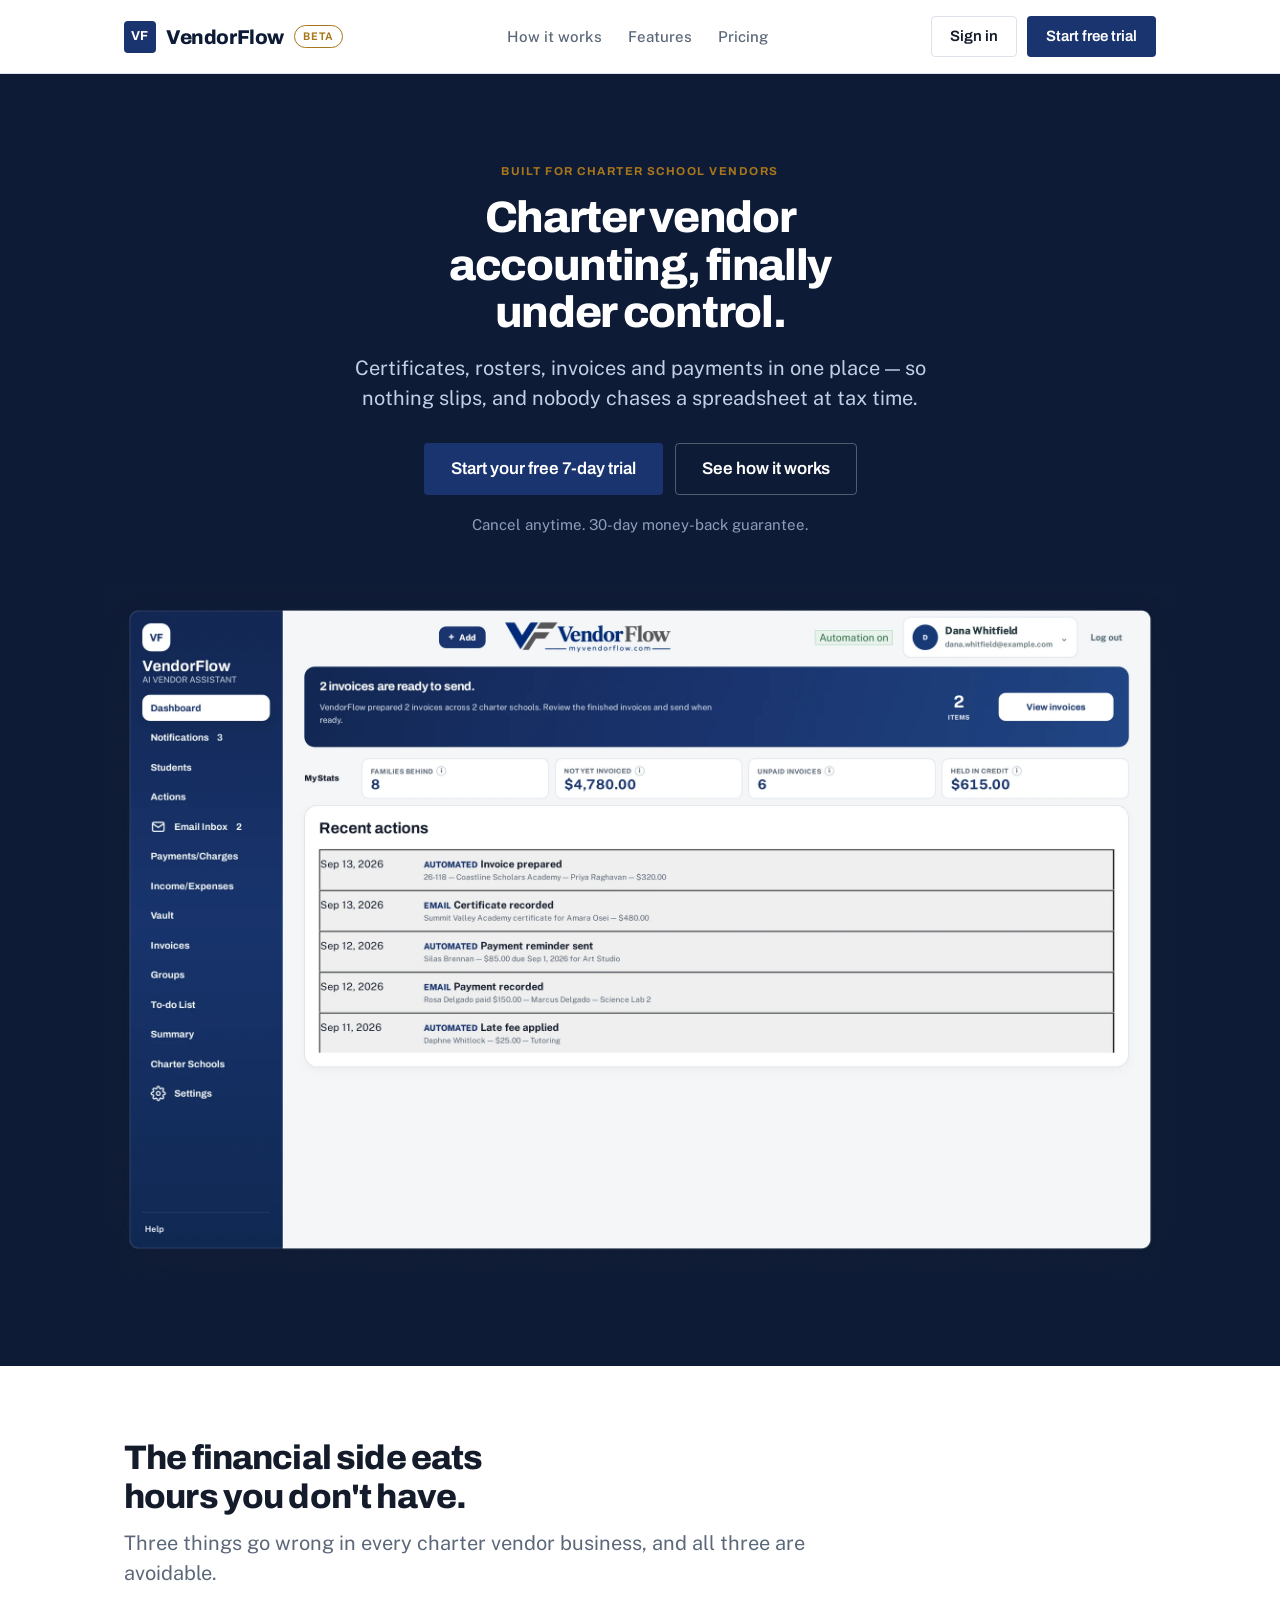
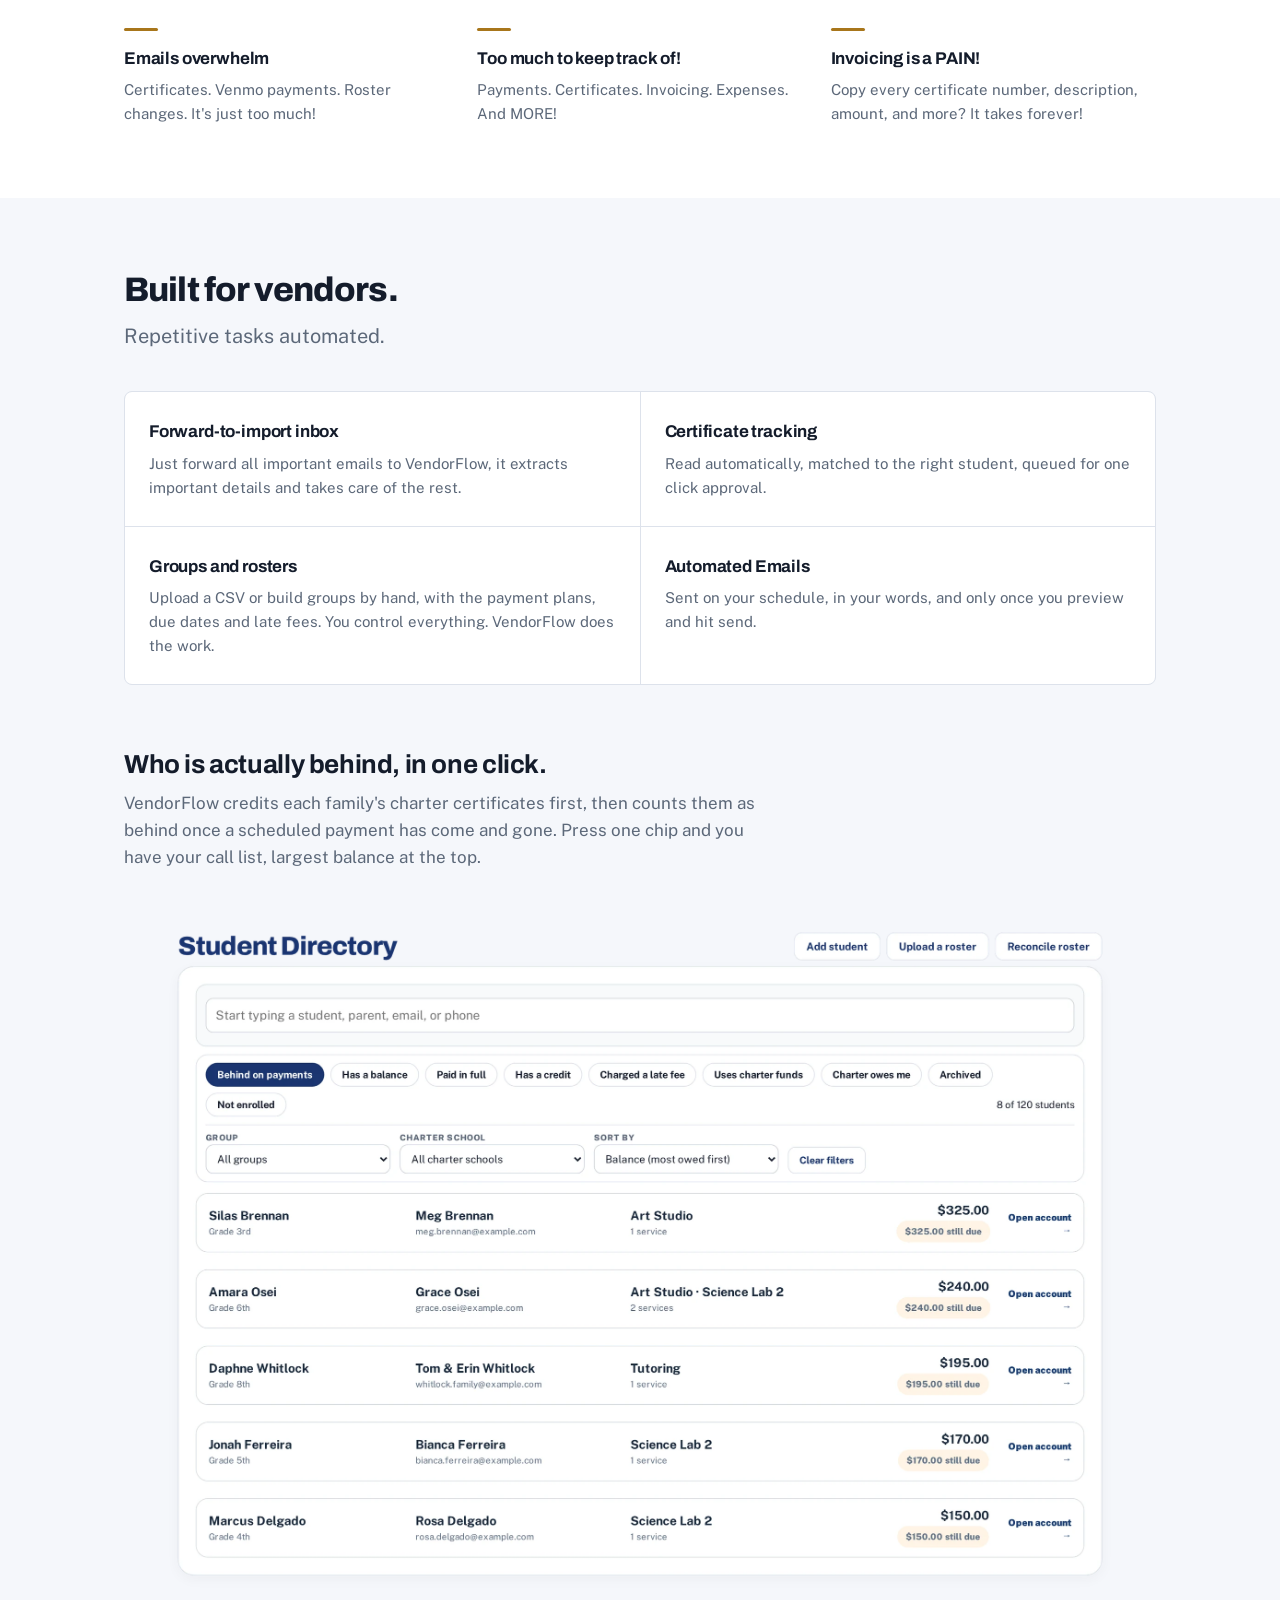
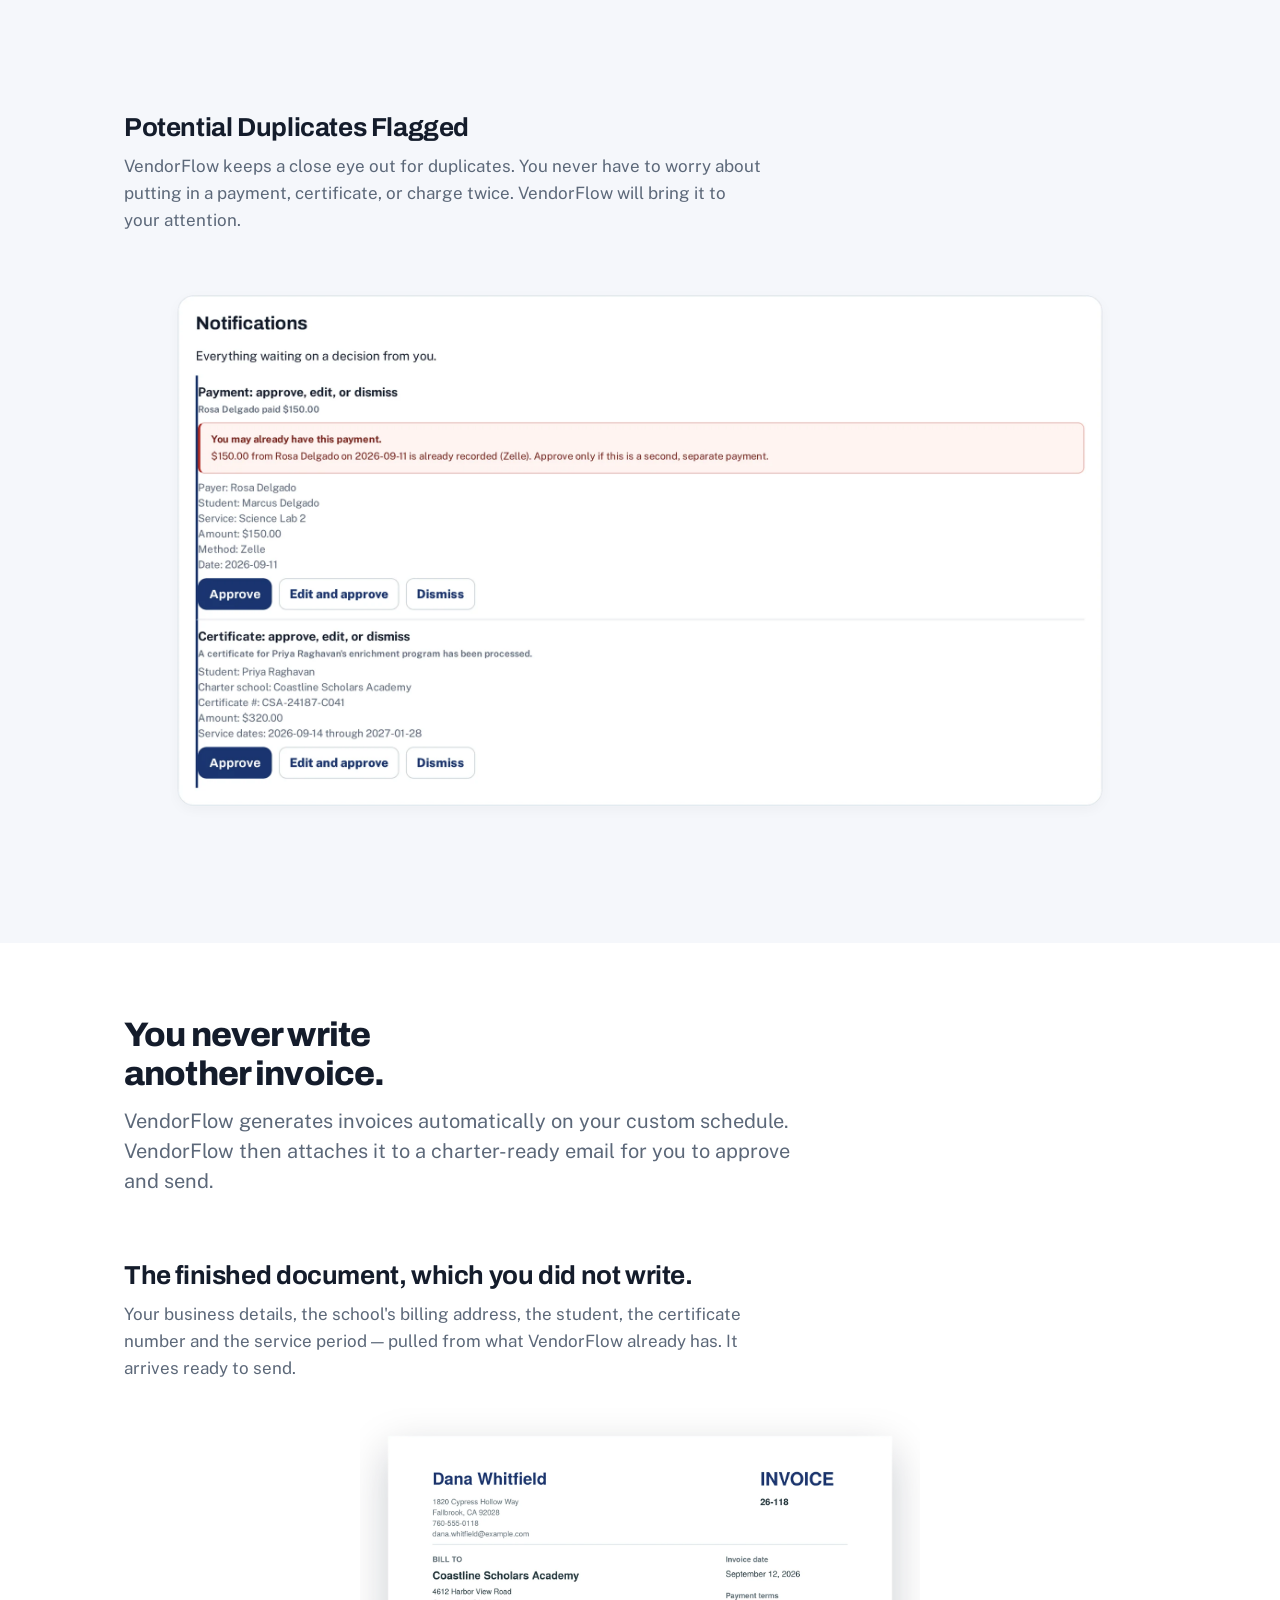
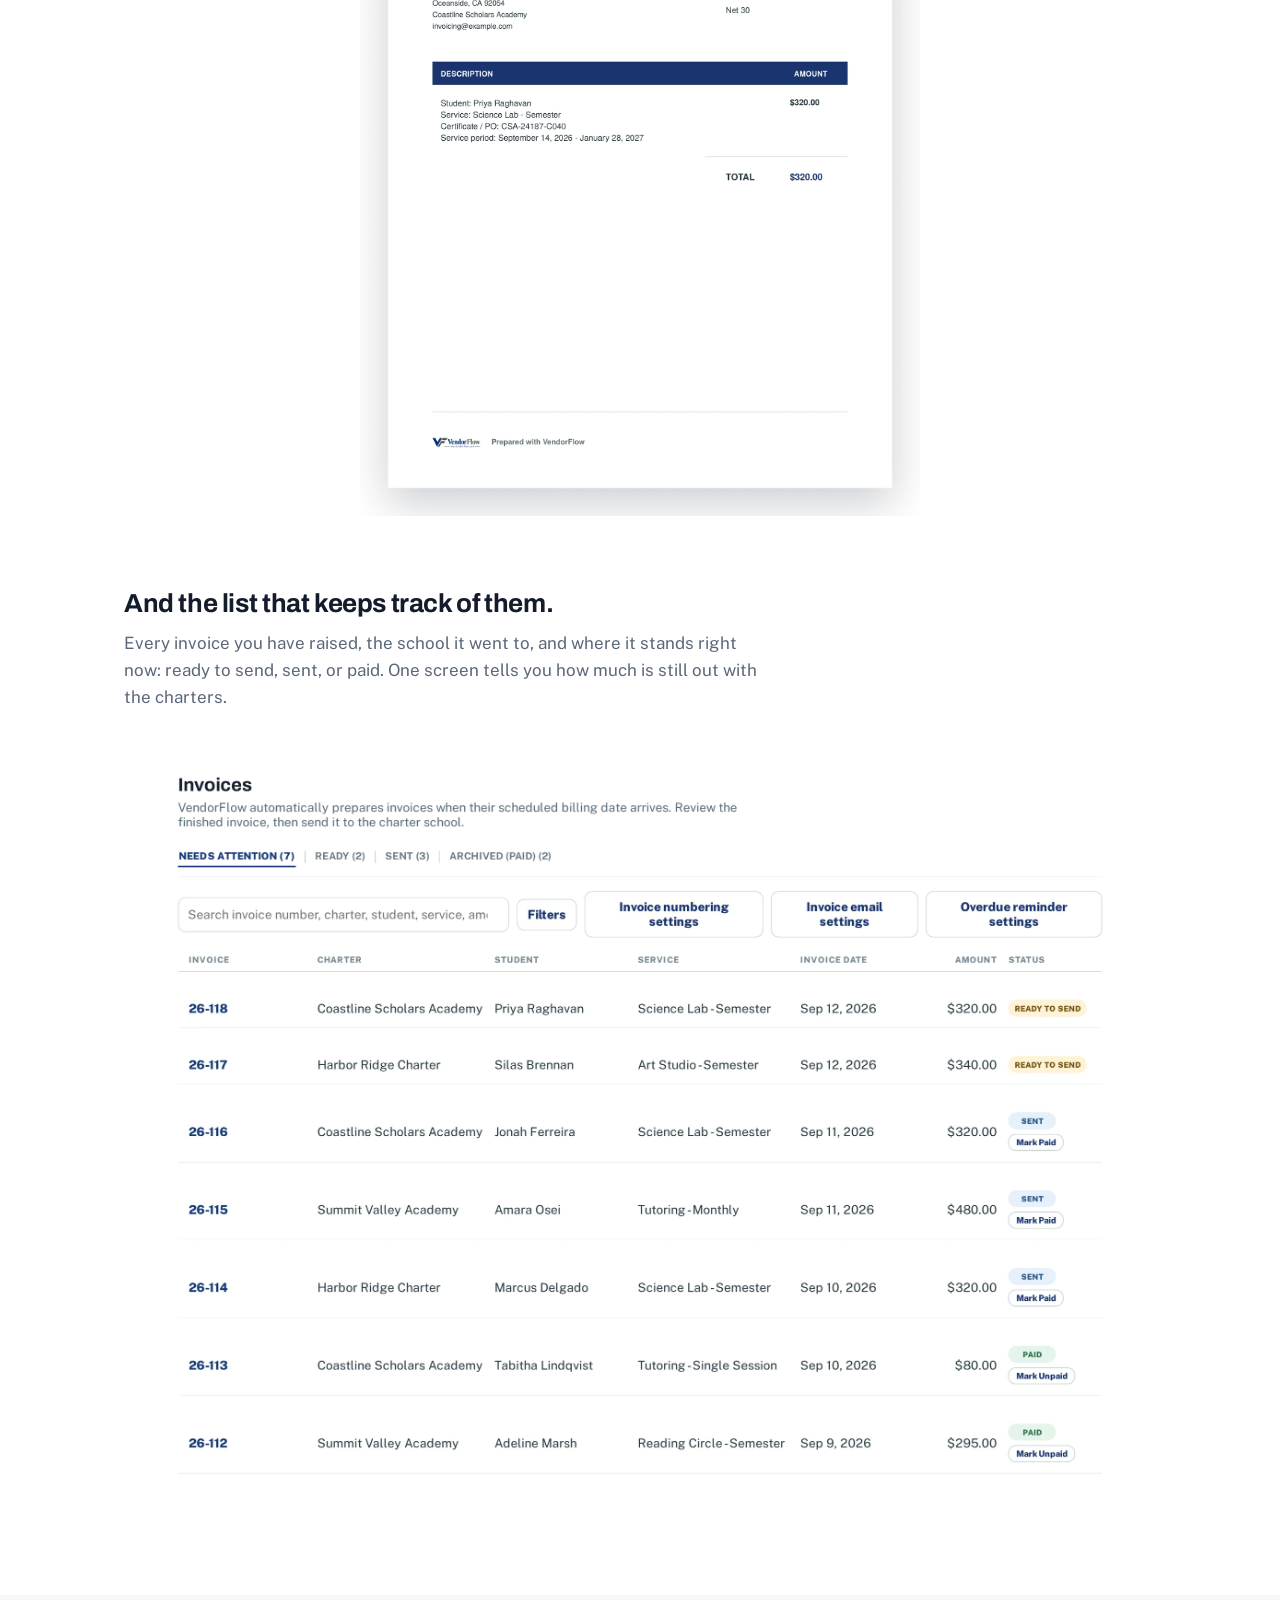
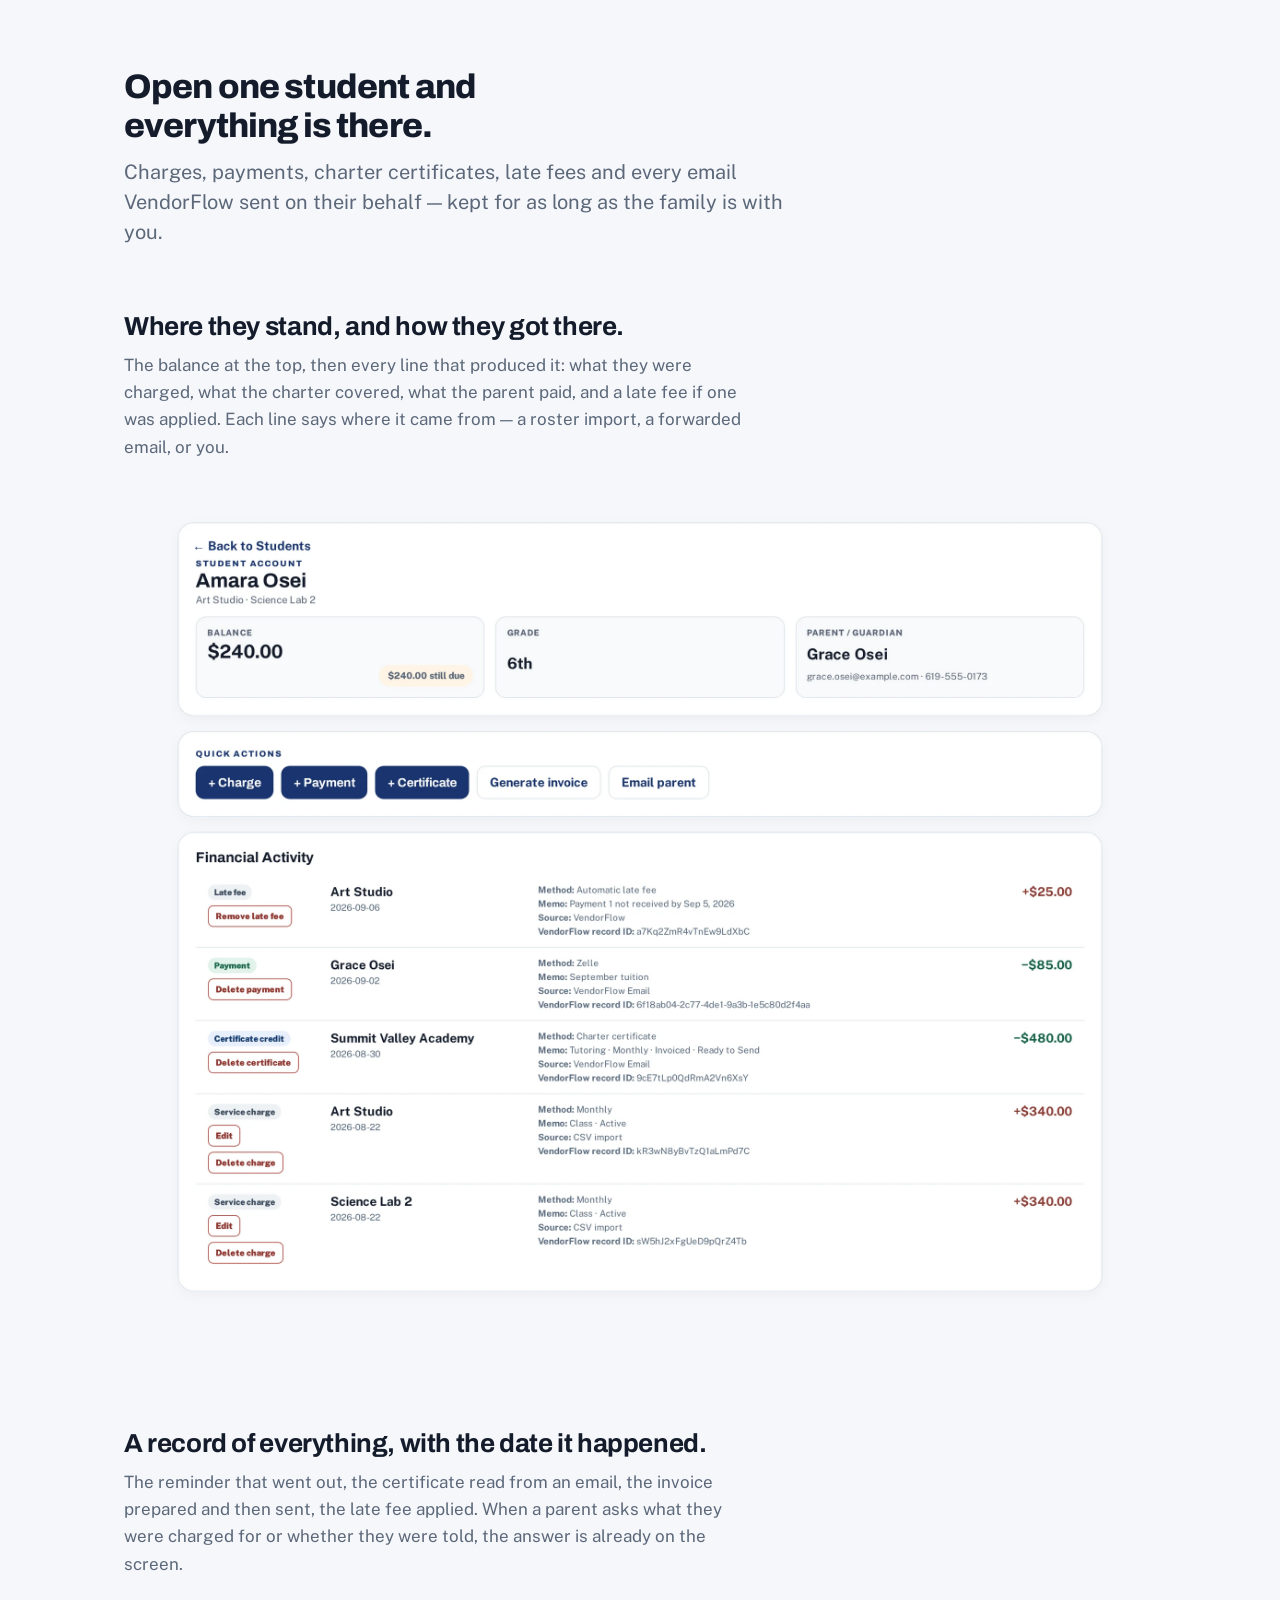
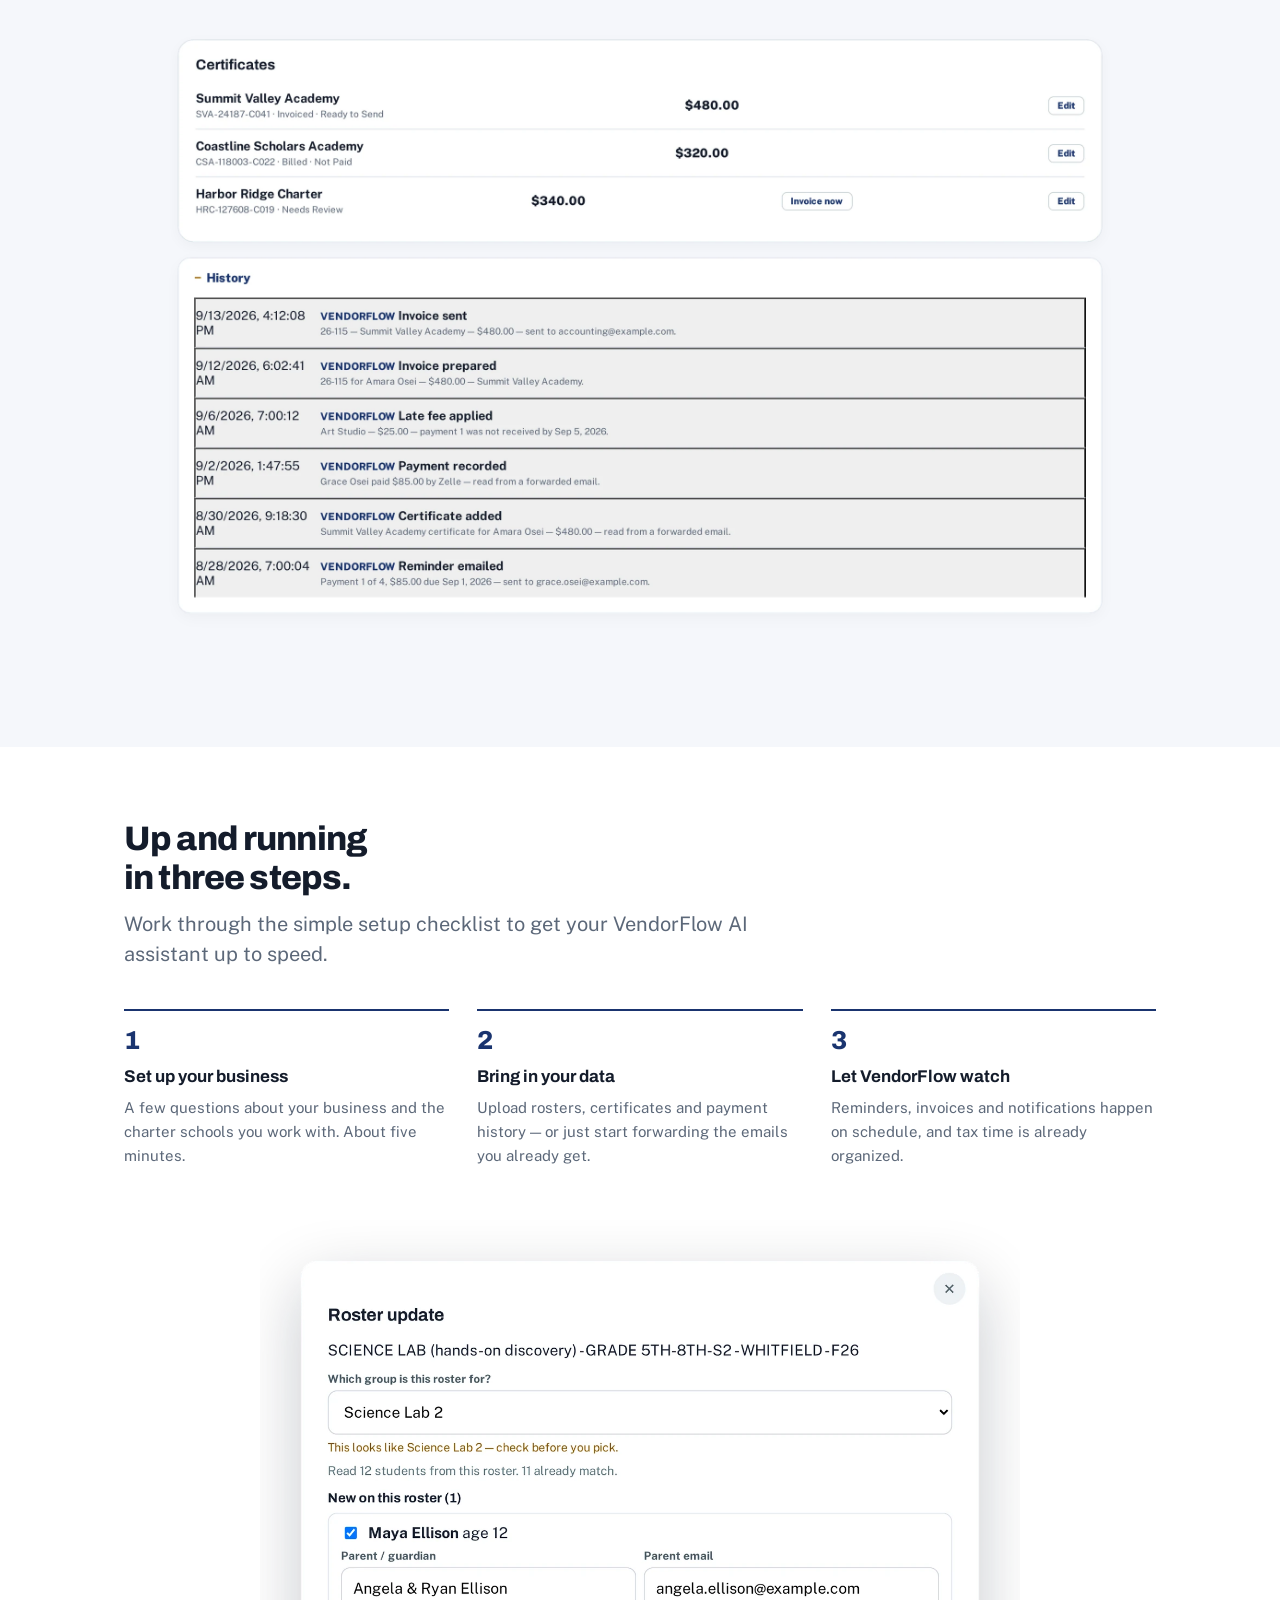
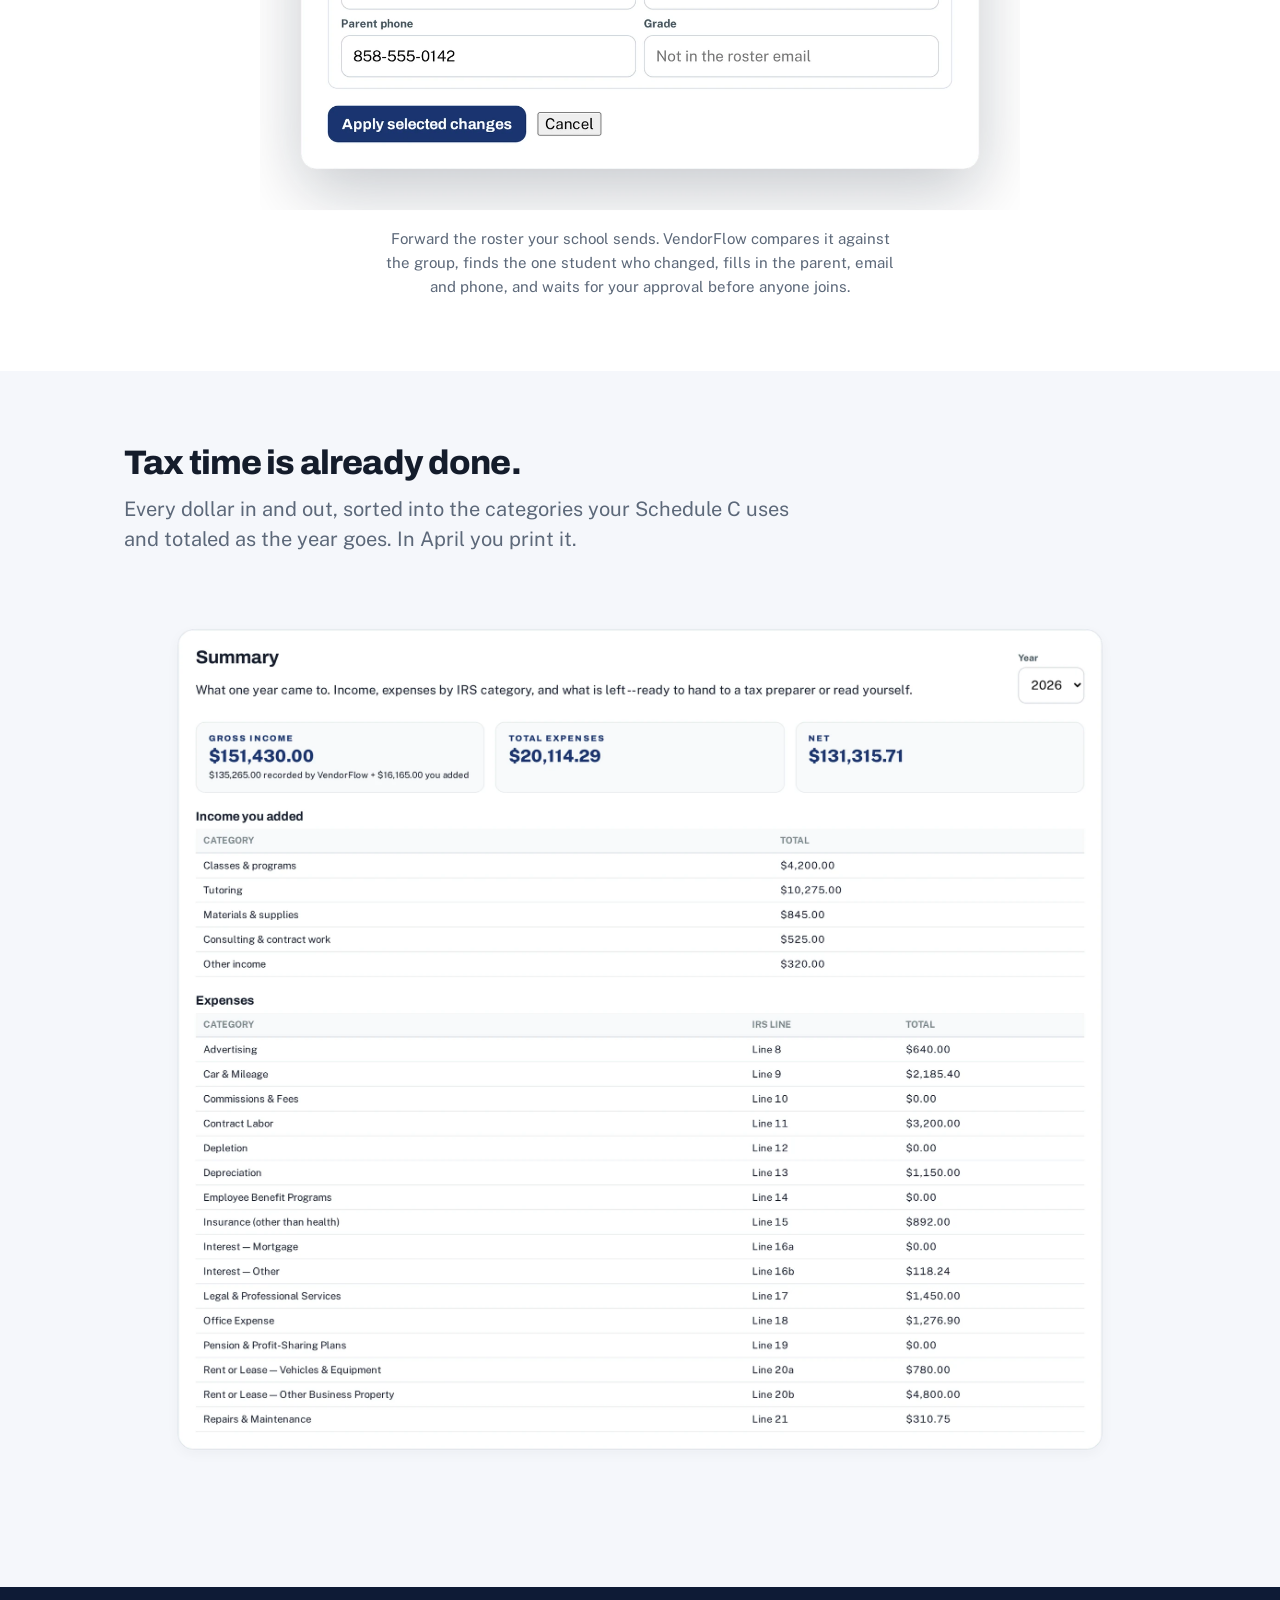
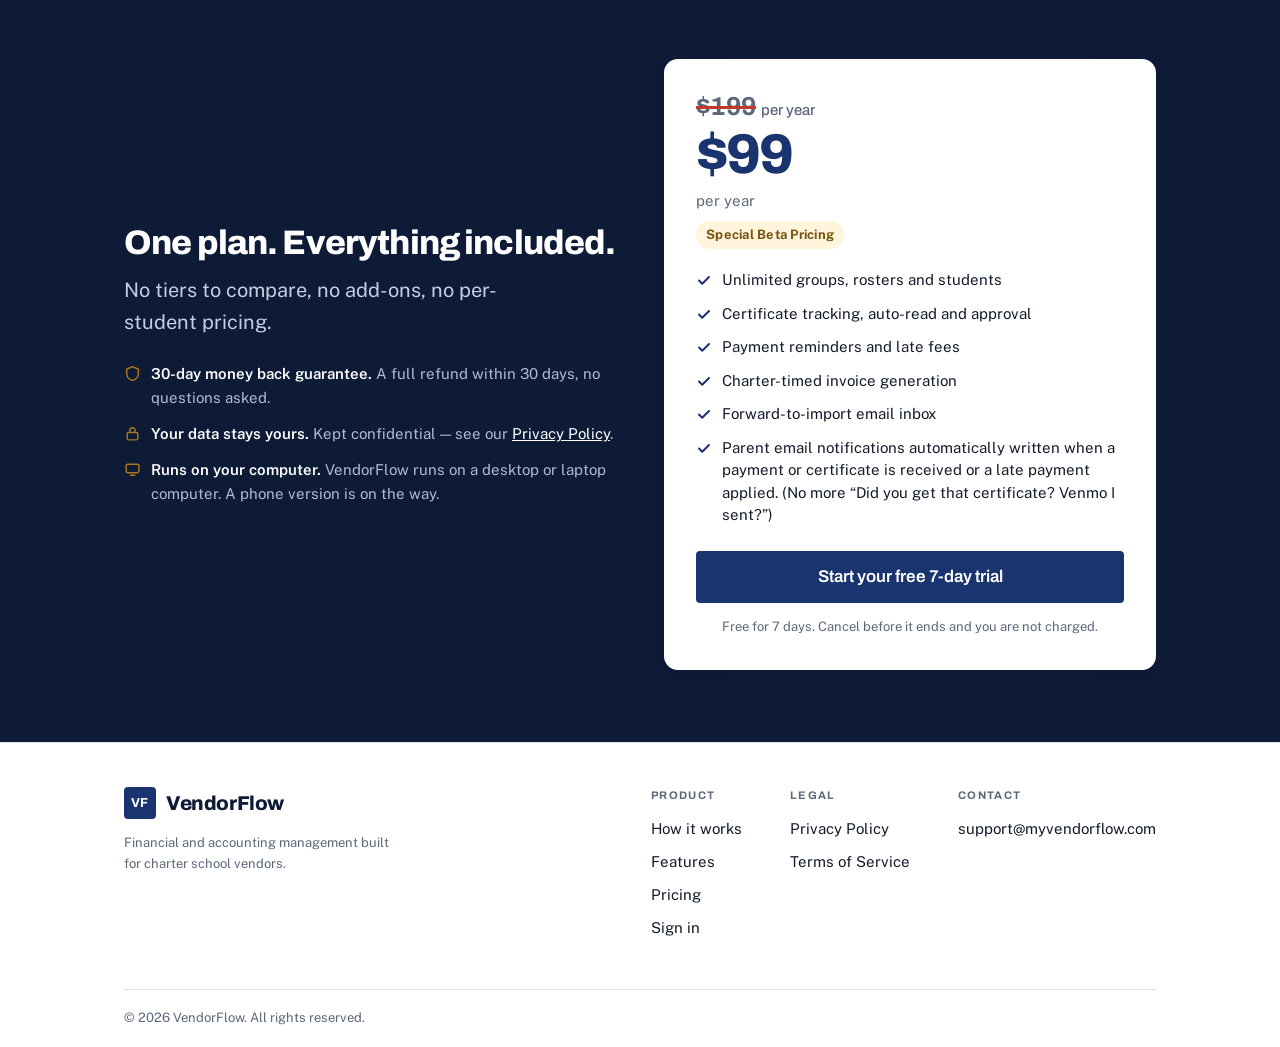
<file: marketing/index.html>
<!doctype html>
<html lang="en">
<head>
<meta charset="UTF-8">
<meta name="viewport" content="width=device-width, initial-scale=1.0">
<title>VendorFlow — Charter Vendor Accounting, Finally Under Control</title>
<meta name="description" content="VendorFlow keeps charter school vendors organized: certificates, rosters, invoices, and payment reminders, all in one place. Start your free 7-day trial.">

<link rel="preconnect" href="https://fonts.googleapis.com">
<link rel="preconnect" href="https://fonts.gstatic.com" crossorigin>
<link rel="stylesheet" href="https://fonts.googleapis.com/css2?family=Archivo:wght@500;600;700;800&family=Public+Sans:wght@400;500;600;700&display=swap">

<style>
/* ============================================================
   THE VENDORFLOW DESIGN SYSTEM

   Every value on this page comes from this block, and the app
   uses the same one. That is the whole point: two pages look
   like one product because they are drawing from one list.

   10 colours. 7 type sizes. 3 radii. 2 shadows. 2 typefaces.

   Before this existed: 326 distinct colours across the app's
   stylesheet, 56 font sizes, 30 shadows, 24 corner radii, two
   different navy blues, and a font-family asking for Inter
   that was never actually loaded -- so every page rendered in
   Arial.
   ============================================================ */

:root{
  /* Colour ------------------------------------------------- */
  --navy-900:#0E1B36;   /* dark grounds: hero, pricing, footer rule */
  --navy:#1A346F;       /* the brand. buttons, links, emphasis     */
  --navy-600:#2B4A8F;   /* hover only                              */
  --gold:#A8761B;       /* the one accent. used sparingly          */
  --gold-soft:#FBF2DF;  /* gold at tint strength                   */
  --ink:#141C2B;        /* body text                               */
  --muted:#5C6879;      /* secondary text                          */
  --line:#DDE2EB;       /* borders and rules                       */
  --surface:#FFFFFF;    /* cards, nav                              */
  --ground:#F5F7FB;     /* the page behind the cards               */

  /* Type --------------------------------------------------- */
  --t-xs:13px;
  --t-sm:15px;
  --t-base:17px;
  --t-lg:20px;
  --t-xl:26px;
  --t-2xl:34px;
  --t-3xl:44px;

  --display:"Archivo","Helvetica Neue",Arial,sans-serif;
  --body:"Public Sans",-apple-system,BlinkMacSystemFont,"Segoe UI",Arial,sans-serif;

  /* Shape -------------------------------------------------- */
  --r-sm:4px;
  --r-md:8px;
  --r-lg:14px;

  --sh-1:0 1px 2px rgba(14,27,54,.06);
  --sh-2:0 2px 4px rgba(14,27,54,.05), 0 12px 28px -20px rgba(14,27,54,.5);
}

*{box-sizing:border-box}

html{scroll-behavior:smooth}

@media(prefers-reduced-motion:reduce){
  html{scroll-behavior:auto}
}

body{
  margin:0;
  background:var(--surface);
  color:var(--ink);
  font-family:var(--body);
  font-size:var(--t-base);
  line-height:1.6;
  -webkit-font-smoothing:antialiased;
}

img{max-width:100%;height:auto}

.wrap{max-width:1080px;margin:0 auto;padding-inline:24px}

/* One focus treatment for the whole page. */
a:focus-visible,button:focus-visible{
  outline:2px solid var(--gold);
  outline-offset:3px;
  border-radius:var(--r-sm);
}

/* ---------------- buttons ---------------- */

.btn{
  font-family:var(--display);
  font-weight:600;
  font-size:var(--t-sm);
  border-radius:var(--r-sm);
  padding:9px 18px;
  text-decoration:none;
  display:inline-block;
  border:1px solid transparent;
  line-height:1.4;
  transition:background .14s ease,border-color .14s ease;
}
@media(prefers-reduced-motion:reduce){
  .btn{transition:none}
}
.btn-primary{background:var(--navy);color:#fff}
.btn-primary:hover{background:var(--navy-600)}
.btn-ghost{border-color:var(--line);color:var(--ink);background:var(--surface)}
.btn-ghost:hover{border-color:var(--muted)}
.btn-lg{font-size:var(--t-base);padding:13px 26px}

/* ---------------- nav ---------------- */

.site-nav{
  background:var(--surface);
  border-bottom:1px solid var(--line);
  position:sticky;top:0;z-index:100;
  padding-block:16px;
}
.nav-inner{
  display:flex;align-items:center;justify-content:space-between;
  gap:16px;flex-wrap:wrap;
}
.brand{
  display:flex;align-items:center;gap:10px;
  font-family:var(--display);font-weight:800;font-size:var(--t-lg);
  letter-spacing:-.02em;color:var(--navy-900);
}
.brand .mark{
  width:32px;height:32px;border-radius:var(--r-sm);
  background:var(--navy);color:#fff;
  display:grid;place-items:center;
  font-size:var(--t-xs);font-weight:700;letter-spacing:.04em;
}
.vf-beta-tag{
  font-family:var(--body);font-size:10.5px;font-weight:700;letter-spacing:.1em;
  color:var(--gold);border:1px solid var(--gold);border-radius:999px;
  padding:2px 8px;
}
.nav-links{display:flex;gap:26px}
.nav-links a{
  color:var(--muted);text-decoration:none;
  font-size:var(--t-sm);font-weight:500;
}
.nav-links a:hover{color:var(--navy)}
.nav-ctas{display:flex;gap:10px}

/* ---------------- hero ---------------- */

/*
 * Deliberately typographic, with no image.
 *
 * The obvious thing here is a product screenshot, and that is where
 * this is going -- but the app has not been restyled yet, so a shot of
 * it today would advertise the old look on the new page. A centred
 * hero reads as a finished decision; a half-empty two-column one reads
 * as something missing. When the app is done this becomes two columns
 * with the screenshot on the right.
 */
.hero{
  background:var(--navy-900);color:#fff;
  padding-block:88px 92px;text-align:center;
}
.hero .wrap{max-width:760px}
.eyebrow{
  font-family:var(--display);font-size:11.5px;font-weight:700;
  letter-spacing:.13em;text-transform:uppercase;color:var(--gold);
  display:block;margin-bottom:14px;
}
.hero h1{
  font-family:var(--display);font-weight:800;font-size:var(--t-3xl);
  line-height:1.08;letter-spacing:-.03em;margin:0 0 16px;
  text-wrap:balance;
}
.hero h1{max-width:16ch;margin-inline:auto}
.hero-sub{
  font-size:var(--t-lg);color:#C3CFE4;margin:0 auto 30px;
  max-width:52ch;line-height:1.5;
}
.hero-ctas{display:flex;flex-wrap:wrap;gap:12px;margin-bottom:18px;justify-content:center}
.hero .btn-ghost{background:transparent;border-color:rgba(255,255,255,.28);color:#fff}
.hero .btn-ghost:hover{border-color:rgba(255,255,255,.62)}
.hero-fine{font-size:var(--t-sm);color:#8C9DBC;margin:0}

/* ---------------- product shots ---------------- */

/* Each image is rendered from the app's own stylesheet and already
   carries its drop shadow and a transparent margin, so it needs no
   frame, border or shadow here -- that would be a box around a box. */
.shot{display:block;width:100%;height:auto}

.hero-shot{
  max-width:1120px;
  margin:48px auto 0;
  padding-inline:24px;
}

/* The sentence, then the picture under it at full width. Side by side
   would halve the picture, and at half width a screenshot of software is
   texture -- you can tell it is an application and nothing more. */
.showcase{margin-top:64px}

.showcase-item + .showcase-item{margin-top:72px}

.showcase-item h3{
  font-family:var(--display);font-weight:700;font-size:var(--t-xl);
  line-height:1.2;letter-spacing:-.015em;margin:0 0 10px;
}
.showcase-item > p{
  margin:0 0 26px;color:var(--muted);max-width:64ch;
}

.shot-single{max-width:760px;margin:52px auto 0}
.shot-page{max-width:560px;margin:0 auto}
.shot-wide{margin-top:40px}
.shot-note{
  margin:16px auto 0;max-width:58ch;
  text-align:center;color:var(--muted);font-size:var(--t-sm);
}

/* ---------------- sections ---------------- */

.section{padding-block:72px;background:var(--surface)}
.section.alt{background:var(--ground)}

.section > .wrap > h2{
  font-family:var(--display);font-weight:800;font-size:var(--t-2xl);
  letter-spacing:-.025em;line-height:1.15;margin:0 0 12px;
  max-width:22ch;text-wrap:balance;
}
.section > .wrap > p.lead{
  font-size:var(--t-lg);color:var(--muted);margin:0 0 40px;
  max-width:58ch;line-height:1.5;
}

/* Three problems -- plain columns, not cards. Nothing here is a
   separate object, so nothing gets a border. */
.problem-grid{
  display:grid;grid-template-columns:repeat(auto-fit,minmax(260px,1fr));gap:28px;
}
.problem-card .rule{
  height:3px;width:34px;background:var(--gold);
  border-radius:2px;margin-bottom:14px;
}
.problem-card h3{
  font-family:var(--display);font-weight:700;font-size:var(--t-base);
  letter-spacing:-.01em;margin:0 0 6px;
}
.problem-card p{margin:0;color:var(--muted);font-size:var(--t-sm);line-height:1.6}

/* Features -- one object divided, rather than four floating cards.
   Two by two: with four cards an auto-fit grid makes three columns on a
   desktop and leaves the fourth stranded on its own row. */
.feature-grid{
  display:grid;grid-template-columns:repeat(2,1fr);
  gap:1px;background:var(--line);
  border:1px solid var(--line);border-radius:var(--r-md);overflow:hidden;
}
@media (max-width:640px){
  .feature-grid{grid-template-columns:1fr}
}
.feature-card{background:var(--surface);padding:26px 24px}
.feature-card h3{
  font-family:var(--display);font-weight:700;font-size:var(--t-base);
  margin:0 0 6px;letter-spacing:-.01em;
}
.feature-card p{margin:0;color:var(--muted);font-size:var(--t-sm);line-height:1.6}

/* Steps -- numbered because it genuinely is a sequence. */
.how-steps{
  display:grid;grid-template-columns:repeat(auto-fit,minmax(260px,1fr));
  gap:28px;counter-reset:step;
}
.how-step{counter-increment:step;padding-top:16px;border-top:2px solid var(--navy)}
.how-step::before{
  content:counter(step);
  font-family:var(--display);font-weight:800;font-size:var(--t-xl);
  color:var(--navy);display:block;line-height:1;margin-bottom:10px;
  font-variant-numeric:tabular-nums;
}
.how-step h3{
  font-family:var(--display);font-weight:700;font-size:var(--t-base);margin:0 0 6px;
}
.how-step p{margin:0;color:var(--muted);font-size:var(--t-sm);line-height:1.6}

/* ---------------- pricing ---------------- */

.pricing{background:var(--navy-900);color:#fff;padding-block:72px}
.pricing .wrap{
  display:grid;grid-template-columns:1fr 1fr;gap:48px;align-items:center;
}
.pricing h2{
  font-family:var(--display);font-weight:800;font-size:var(--t-2xl);
  letter-spacing:-.025em;margin:0 0 12px;line-height:1.15;
}

/*
 * Scoped by class, NOT by "> div > p". That selector also matched
 * the paragraph inside the white price card, which then rendered in
 * pale blue at lead size and spilled out of the bottom of the card.
 */
.pricing-copy > p{color:#C3CFE4;font-size:var(--t-lg);margin:0 0 24px;max-width:34ch}

.trust{display:grid;gap:12px;margin:0;padding:0;list-style:none}
.trust li{
  display:flex;gap:10px;font-size:var(--t-sm);
  color:#AEBBD4;align-items:flex-start;
}
.trust li b{color:#fff;font-weight:600}
.trust svg{flex:0 0 auto;margin-top:3px}

.price-card{
  background:var(--surface);color:var(--ink);
  border-radius:var(--r-lg);padding:34px 32px;box-shadow:var(--sh-2);
}
.price-card .amount{
  font-family:var(--display);font-weight:800;font-size:56px;line-height:1;
  letter-spacing:-.04em;color:var(--navy);font-variant-numeric:tabular-nums;
}
.price-card .period{color:var(--muted);font-size:var(--t-sm);margin:6px 0 20px}
.price-card .amount-was{
  font-family:var(--display);font-weight:700;font-size:26px;line-height:1;
  color:var(--muted);margin-bottom:8px;
}
.price-card .amount-was s{text-decoration-thickness:3px;text-decoration-color:#C0392B}
.price-card .amount-was span{font-size:var(--t-sm);font-weight:500;text-decoration:none}
.price-card .beta-tag{
  display:inline-block;margin-top:8px;padding:4px 10px;border-radius:999px;
  background:#FFF4DC;color:#7A5410;font-size:var(--t-xs);font-weight:700;
  letter-spacing:.02em;
}
.price-card ul{list-style:none;margin:0 0 24px;padding:0;display:grid;gap:11px}
.price-card li{
  display:flex;gap:10px;font-size:var(--t-sm);
  align-items:flex-start;line-height:1.5;
}
.price-card li svg{flex:0 0 auto;margin-top:3px}
.price-card .trial-note{
  font-size:var(--t-xs);color:var(--muted);margin:14px 0 0;
  line-height:1.5;text-align:center;
}

/* ---------------- footer ---------------- */

footer{background:var(--surface);border-top:1px solid var(--line);padding-block:44px 0}
.footer-inner{display:flex;flex-wrap:wrap;gap:40px;justify-content:space-between}
.footer-about{max-width:280px}
.footer-about p{color:var(--muted);font-size:var(--t-xs);margin:14px 0 0;line-height:1.6}
.footer-links{display:flex;flex-wrap:wrap;gap:48px}
.footer-col h5{
  font-family:var(--display);font-weight:700;font-size:11px;
  letter-spacing:.12em;text-transform:uppercase;color:var(--muted);margin:0 0 12px;
}
.footer-col a{
  display:block;color:var(--ink);text-decoration:none;
  font-size:var(--t-sm);margin-bottom:9px;
}
.footer-col a:hover{color:var(--navy)}
.footer-bottom{
  border-top:1px solid var(--line);margin-top:40px;
  padding-block:18px;font-size:var(--t-xs);color:var(--muted);
}

/* ---------------- narrow screens ---------------- */

@media(max-width:820px){
  .pricing .wrap{grid-template-columns:1fr}
}

@media(max-width:560px){
  :root{
    --t-3xl:32px;--t-2xl:26px;--t-xl:21px;--t-lg:18px;--t-base:16px;
  }
  .nav-links{display:none}
  .site-nav{padding-block:14px}
  .brand{font-size:17px;gap:8px}
  .brand .mark{width:29px;height:29px;font-size:11px}
  .vf-beta-tag{font-size:10px;padding:2px 7px}
  .section{padding-block:52px}
  .pricing{padding-block:52px}
  .price-card{padding:28px 22px}
  .price-card .amount{font-size:44px}
  .footer-links{gap:32px}
}
</style>
</head>
<body>

<header class="site-nav">
  <div class="wrap nav-inner">
    <div class="brand">
      <span class="mark">VF</span> VendorFlow
      <span class="vf-beta-tag">BETA</span>
    </div>
    <nav class="nav-links">
      <a href="#how-it-works">How it works</a>
      <a href="#features">Features</a>
      <a href="#pricing">Pricing</a>
    </nav>
    <div class="nav-ctas">
      <a class="btn btn-ghost" href="https://app.myvendorflow.com/">Sign in</a>
      <a class="btn btn-primary" href="../subscribe/">Start free trial</a>
    </div>
  </div>
</header>

<section class="hero">
  <div class="wrap">
    <span class="eyebrow">Built for charter school vendors</span>
    <h1>Charter vendor accounting, finally under control.</h1>
    <p class="hero-sub">Certificates, rosters, invoices and payments in one place — so nothing slips, and nobody chases a spreadsheet at tax time.</p>
    <div class="hero-ctas">
      <a class="btn btn-primary btn-lg" href="../subscribe/">Start your free 7-day trial</a>
      <a class="btn btn-ghost btn-lg" href="#how-it-works">See how it works</a>
    </div>
    <p class="hero-fine">Cancel anytime. 30-day money-back guarantee.</p>
  </div>

  <div class="hero-shot">
    <img
      class="shot"
      src="img/dashboard.webp"
      width="2240" height="1440"
      alt="The VendorFlow dashboard: two invoices already prepared and waiting
           to send, families behind, money not yet invoiced, unpaid invoices,
           and credit held.">
  </div>
</section>

<section class="section">
  <div class="wrap">
    <h2>The financial side eats hours you don't have.</h2>
    <p class="lead">Three things go wrong in every charter vendor business, and all three are avoidable.</p>
    <div class="problem-grid">
      <div class="problem-card">
        <div class="rule"></div>
        <h3>Emails overwhelm</h3>
        <p>Certificates. Venmo payments. Roster changes. It's just too much!</p>
      </div>
      <div class="problem-card">
        <div class="rule"></div>
        <h3>Too much to keep track of!</h3>
        <p>Payments. Certificates. Invoicing. Expenses. And MORE!</p>
      </div>
      <div class="problem-card">
        <div class="rule"></div>
        <h3>Invoicing is a PAIN!</h3>
        <p>Copy every certificate number, description, amount, and more? It takes forever!</p>
      </div>
    </div>
  </div>
</section>

<section class="section alt" id="features">
  <div class="wrap">
    <h2>Built for vendors.</h2>
    <p class="lead">Repetitive tasks automated.</p>
    <div class="feature-grid">
      <div class="feature-card">
        <h3>Forward-to-import inbox</h3>
        <p>Just forward all important emails to VendorFlow, it extracts important details and takes care of the rest.</p>
      </div>
      <div class="feature-card">
        <h3>Certificate tracking</h3>
        <p>Read automatically, matched to the right student, queued for one click approval.</p>
      </div>
      <div class="feature-card">
        <h3>Groups and rosters</h3>
        <p>Upload a CSV or build groups by hand, with the payment plans, due dates and late fees. You control everything. VendorFlow does the work.</p>
      </div>
      <div class="feature-card">
        <h3>Automated Emails</h3>
        <p>Sent on your schedule, in your words, and only once you preview and hit send.</p>
      </div>
    </div>

    <div class="showcase">

      <div class="showcase-item">
        <h3>Who is actually behind, in one click.</h3>
        <p>VendorFlow credits each family's charter certificates first, then counts
           them as behind once a scheduled payment has come and gone. Press one
           chip and you have your call list, largest balance at the top.</p>
        <img
          class="shot"
          loading="lazy"
          src="img/behind-on-payments.webp"
          width="2240" height="1611"
          alt="The student directory filtered to families who are behind,
               sorted with the largest balance first."
        >
      </div>

      <div class="showcase-item">
        <h3>Potential Duplicates Flagged</h3>
        <p>VendorFlow keeps a close eye out for duplicates. You never have to worry
           about putting in a payment, certificate, or charge twice. VendorFlow will
           bring it to your attention.</p>
        <img
          class="shot"
          loading="lazy"
          src="img/duplicate-warning.webp"
          width="2240" height="1326"
          alt="A payment waiting for approval, with a warning that the same
               amount from the same family is already recorded."
        >
      </div>

    </div>
  </div>
</section>

<section class="section" id="invoicing">
  <div class="wrap">
    <h2>You never write another invoice.</h2>
    <p class="lead">VendorFlow generates invoices automatically on your custom
       schedule. VendorFlow then attaches it to a charter-ready email for you to
       approve and send.</p>

    <div class="showcase">

      <div class="showcase-item">
        <h3>The finished document, which you did not write.</h3>
        <p>Your business details, the school's billing address, the student, the
           certificate number and the service period &mdash; pulled from what
           VendorFlow already has. It arrives ready to send.</p>
        <div class="shot-page">
          <img
            class="shot"
            loading="lazy"
            src="img/invoice-document.webp"
            width="1500" height="1897"
            alt="A finished VendorFlow invoice: vendor details, the charter
                 school billed, the student, certificate number, service period
                 and total."
          >
        </div>
      </div>

      <div class="showcase-item">
        <h3>And the list that keeps track of them.</h3>
        <p>Every invoice you have raised, the school it went to, and where it stands
           right now: ready to send, sent, or paid. One screen tells you how much
           is still out with the charters.</p>
        <img
          class="shot"
          loading="lazy"
          src="img/invoices-list.webp"
          width="2240" height="1705"
          alt="The invoice ledger: invoice number, charter school, student,
               service, date and amount, each marked ready to send, sent, or paid."
        >
      </div>

    </div>
  </div>
</section>

<section class="section alt" id="student-accounts">
  <div class="wrap">
    <h2>Open one student and everything is there.</h2>
    <p class="lead">Charges, payments, charter certificates, late fees and every
       email VendorFlow sent on their behalf &mdash; kept for as long as the
       family is with you.</p>

    <div class="showcase">

      <div class="showcase-item">
        <h3>Where they stand, and how they got there.</h3>
        <p>The balance at the top, then every line that produced it: what they
           were charged, what the charter covered, what the parent paid, and a
           late fee if one was applied. Each line says where it came from &mdash;
           a roster import, a forwarded email, or you.</p>
        <img
          class="shot"
          loading="lazy"
          src="img/student-account.webp"
          width="2240" height="1886"
          alt="A student account: balance, parent contact, and the financial
               activity behind it -- class charges, a charter certificate
               credit, a parent payment and an automatic late fee."
        >
      </div>

      <div class="showcase-item">
        <h3>A record of everything, with the date it happened.</h3>
        <p>The reminder that went out, the certificate read from an email, the
           invoice prepared and then sent, the late fee applied. When a parent
           asks what they were charged for or whether they were told, the answer
           is already on the screen.</p>
        <img
          class="shot"
          loading="lazy"
          src="img/student-history.webp"
          width="2240" height="1456"
          alt="A student's certificates and full history: invoice sent, invoice
               prepared, late fee applied, payment recorded, certificate added,
               reminder emailed -- each with a timestamp."
        >
      </div>

    </div>
  </div>
</section>

<section class="section" id="how-it-works">
  <div class="wrap">
    <h2>Up and running in three steps.</h2>
    <p class="lead">Work through the simple setup checklist to get your
       VendorFlow AI assistant up to speed.</p>
    <div class="how-steps">
      <div class="how-step">
        <h3>Set up your business</h3>
        <p>A few questions about your business and the charter schools you work with. About five minutes.</p>
      </div>
      <div class="how-step">
        <h3>Bring in your data</h3>
        <p>Upload rosters, certificates and payment history — or just start forwarding the emails you already get.</p>
      </div>
      <div class="how-step">
        <h3>Let VendorFlow watch</h3>
        <p>Reminders, invoices and notifications happen on schedule, and tax time is already organized.</p>
      </div>
    </div>

    <div class="shot-single">
      <img
        class="shot"
        loading="lazy"
        src="img/roster-update.webp"
        width="1400" height="1088"
        alt="A forwarded class roster, compared against the group, showing the
             one new student with their parent, email and phone already filled in."
      >
      <p class="shot-note">
        Forward the roster your school sends. VendorFlow compares it against the
        group, finds the one student who changed, fills in the parent, email and
        phone, and waits for your approval before anyone joins.
      </p>
    </div>
  </div>
</section>

<section class="section alt">
  <div class="wrap">
    <h2>Tax time is already done.</h2>
    <p class="lead">Every dollar in and out, sorted into the categories your
       Schedule C uses and totaled as the year goes. In April you print it.</p>

    <div class="shot-wide">
      <img
        class="shot"
        loading="lazy"
        src="img/summary.webp"
        width="2240" height="1999"
        alt="A year's summary: gross income, total expenses, net, and every
             expense category beside its IRS line number."
      >
    </div>
  </div>
</section>

<section class="pricing" id="pricing">
  <div class="wrap">
    <div class="pricing-copy">
      <h2>One plan. Everything included.</h2>
      <p>No tiers to compare, no add-ons, no per-student pricing.</p>
      <ul class="trust">
        <li>
          <svg width="17" height="17" viewBox="0 0 16 16" fill="none" aria-hidden="true"><path d="M8 1.5 13.5 4v4c0 3-2.3 5.6-5.5 6.5C4.8 13.6 2.5 11 2.5 8V4L8 1.5Z" stroke="#A8761B" stroke-width="1.4" stroke-linejoin="round"/></svg>
          <span><b>30-day money back guarantee.</b> A full refund within 30 days, no questions asked.</span>
        </li>
        <li>
          <svg width="17" height="17" viewBox="0 0 16 16" fill="none" aria-hidden="true"><rect x="3" y="7" width="10" height="7" rx="1.5" stroke="#A8761B" stroke-width="1.4"/><path d="M5.5 7V5a2.5 2.5 0 0 1 5 0v2" stroke="#A8761B" stroke-width="1.4"/></svg>
          <span><b>Your data stays yours.</b> Kept confidential — see our <a href="../privacy/" style="color:#fff">Privacy Policy</a>.</span>
        </li>
        <li>
          <svg width="17" height="17" viewBox="0 0 16 16" fill="none" aria-hidden="true"><rect x="2" y="3" width="12" height="8" rx="1.5" stroke="#A8761B" stroke-width="1.4"/><path d="M6 13.5h4" stroke="#A8761B" stroke-width="1.4" stroke-linecap="round"/></svg>
          <span><b>Runs on your computer.</b> VendorFlow runs on a desktop or laptop computer. A phone version is on the way.</span>
        </li>
      </ul>
    </div>

    <div class="price-card">
      <div class="amount-was"><s>$199</s> <span>per year</span></div>
      <div class="amount">$99</div>
      <div class="period">per year<br><span class="beta-tag">Special Beta Pricing</span></div>
      <ul>
        <li><svg width="16" height="16" viewBox="0 0 16 16" fill="none" aria-hidden="true"><path d="m3 8.5 3.2 3.2L13 5" stroke="#1A346F" stroke-width="2" stroke-linecap="round" stroke-linejoin="round"/></svg><span>Unlimited groups, rosters and students</span></li>
        <li><svg width="16" height="16" viewBox="0 0 16 16" fill="none" aria-hidden="true"><path d="m3 8.5 3.2 3.2L13 5" stroke="#1A346F" stroke-width="2" stroke-linecap="round" stroke-linejoin="round"/></svg><span>Certificate tracking, auto-read and approval</span></li>
        <li><svg width="16" height="16" viewBox="0 0 16 16" fill="none" aria-hidden="true"><path d="m3 8.5 3.2 3.2L13 5" stroke="#1A346F" stroke-width="2" stroke-linecap="round" stroke-linejoin="round"/></svg><span>Payment reminders and late fees</span></li>
        <li><svg width="16" height="16" viewBox="0 0 16 16" fill="none" aria-hidden="true"><path d="m3 8.5 3.2 3.2L13 5" stroke="#1A346F" stroke-width="2" stroke-linecap="round" stroke-linejoin="round"/></svg><span>Charter-timed invoice generation</span></li>
        <li><svg width="16" height="16" viewBox="0 0 16 16" fill="none" aria-hidden="true"><path d="m3 8.5 3.2 3.2L13 5" stroke="#1A346F" stroke-width="2" stroke-linecap="round" stroke-linejoin="round"/></svg><span>Forward-to-import email inbox</span></li>
        <li><svg width="16" height="16" viewBox="0 0 16 16" fill="none" aria-hidden="true"><path d="m3 8.5 3.2 3.2L13 5" stroke="#1A346F" stroke-width="2" stroke-linecap="round" stroke-linejoin="round"/></svg><span>Parent email notifications automatically written when a payment or
            certificate is received or a late payment applied. (No more &ldquo;Did you
            get that certificate? Venmo I sent?&rdquo;)</span></li>
      </ul>
      <a class="btn btn-primary btn-lg" style="display:block;text-align:center" href="../subscribe/">Start your free 7-day trial</a>
      <p class="trial-note">Free for 7 days. Cancel before it ends and you are not charged.</p>
    </div>
  </div>
</section>

<footer>
  <div class="wrap footer-inner">
    <div class="footer-about">
      <div class="brand"><span class="mark">VF</span> VendorFlow</div>
      <p>Financial and accounting management built for charter school vendors.</p>
    </div>
    <div class="footer-links">
      <div class="footer-col">
        <h5>Product</h5>
        <a href="#how-it-works">How it works</a>
        <a href="#features">Features</a>
        <a href="#pricing">Pricing</a>
        <a href="https://app.myvendorflow.com/">Sign in</a>
      </div>
      <div class="footer-col">
        <h5>Legal</h5>
        <a href="../privacy/">Privacy Policy</a>
        <a href="../terms/">Terms of Service</a>
      </div>
      <div class="footer-col">
        <h5>Contact</h5>
        <a href="mailto:support@myvendorflow.com">support@myvendorflow.com</a>
      </div>
    </div>
  </div>
  <div class="wrap"><div class="footer-bottom">© 2026 VendorFlow. All rights reserved.</div></div>
</footer>

</body>
</html>
</file>
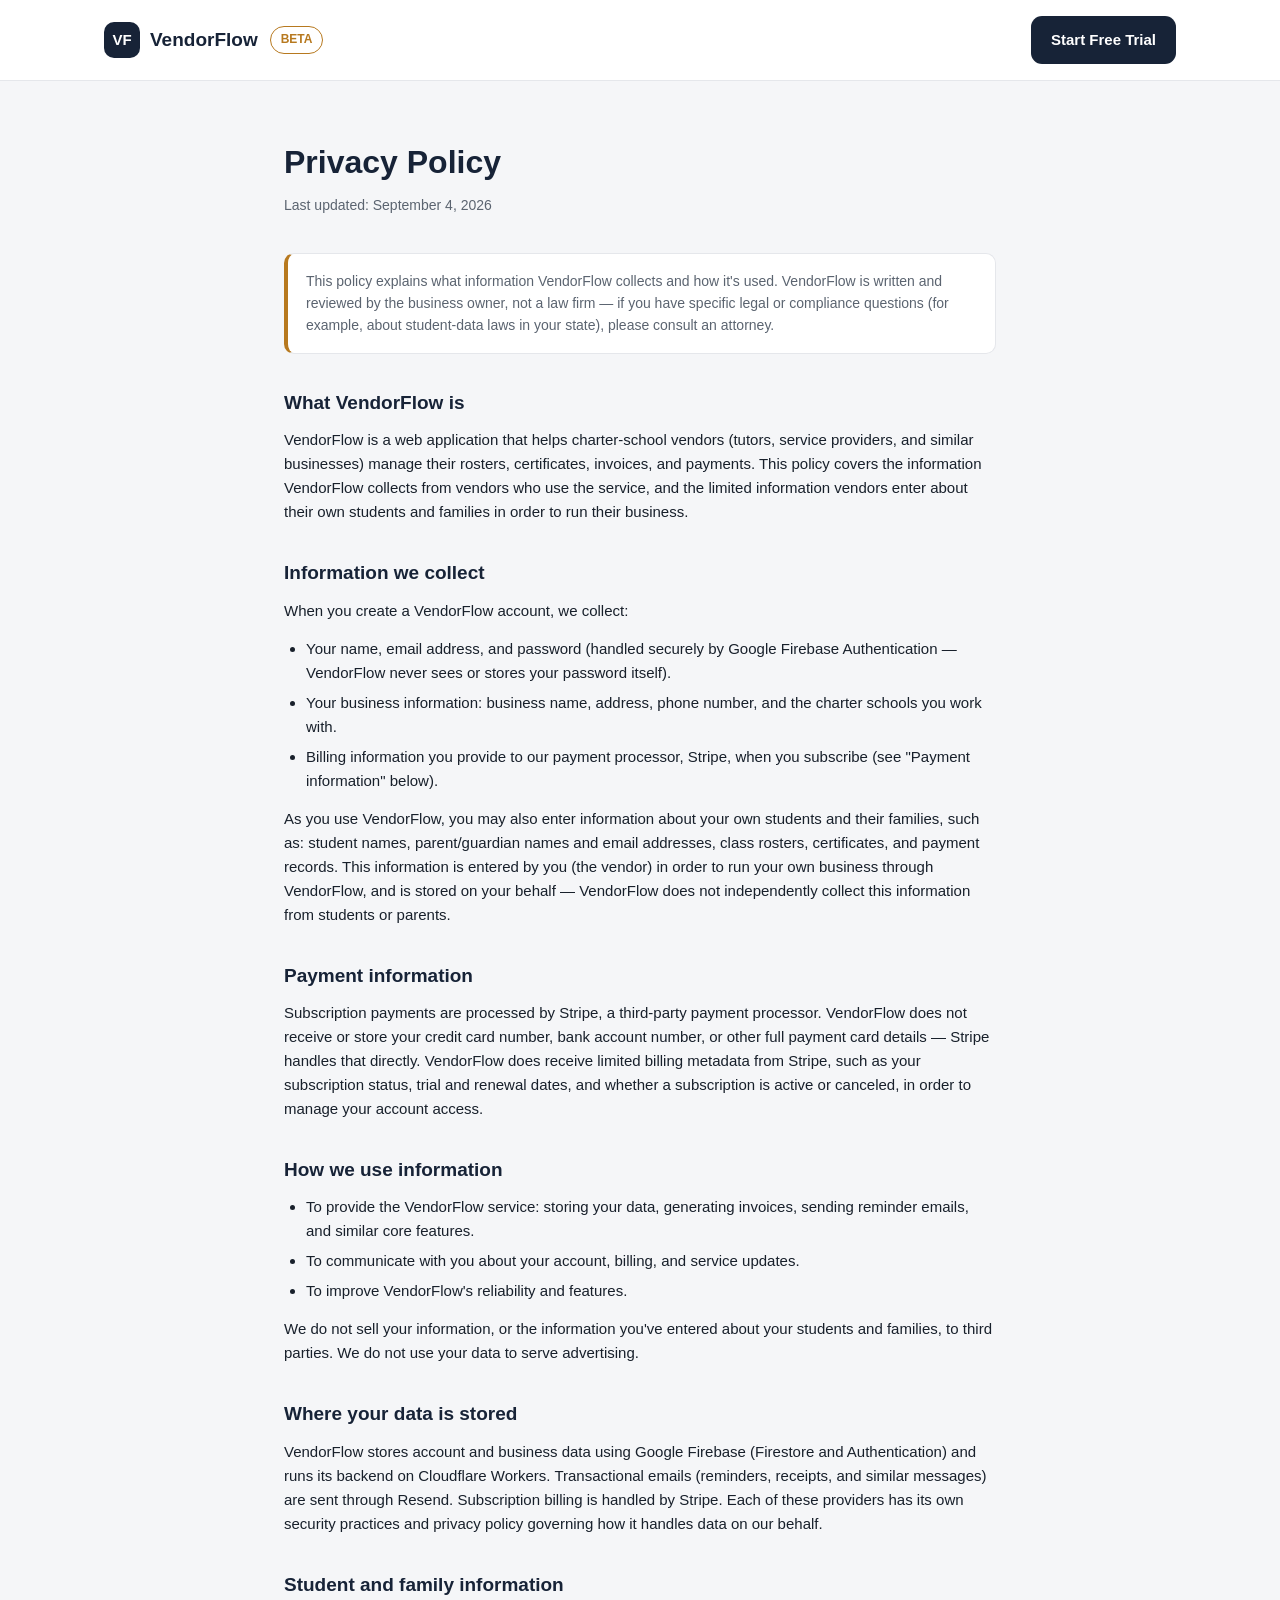
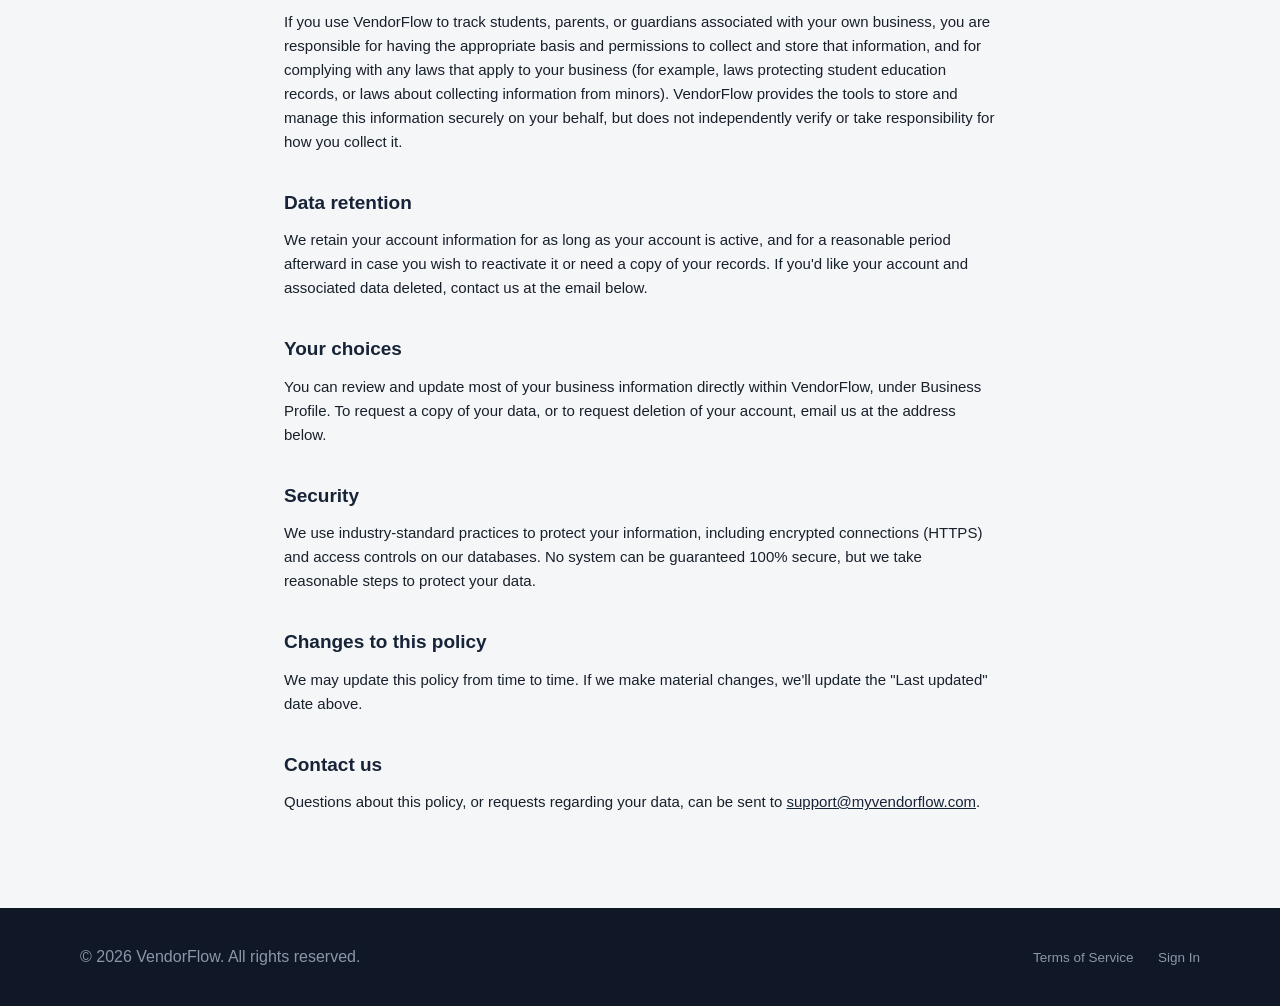
<file: privacy/index.html>
<!doctype html>
<html lang="en">
<head>
<meta charset="UTF-8">
<meta name="viewport" content="width=device-width, initial-scale=1.0">
<title>VendorFlow — Privacy Policy</title>
<meta name="robots" content="noindex,nofollow">
<style>
  :root{
    --navy:#172337;
    --navy-light:#1f3050;
    --ink:#18202b;
    --muted:#5b6470;
    --line:#e5e7eb;
    --bg:#f5f6f8;
    --gold:#b7791f;
    --gold-light:#f2cd8d;
    --white:#ffffff;
  }
  *{box-sizing:border-box}
  body{margin:0;font-family:Inter,Arial,sans-serif;background:var(--bg);color:var(--ink);line-height:1.6}
  a{color:var(--navy)}
  img{max-width:100%}
  .wrap{max-width:1120px;margin:0 auto;padding:0 24px}

  header.site-nav{position:sticky;top:0;z-index:100;background:var(--white);border-bottom:1px solid var(--line)}
  .nav-inner{display:flex;align-items:center;justify-content:space-between;padding:16px 24px;max-width:1120px;margin:0 auto}
  .brand{display:flex;align-items:center;gap:10px;font-weight:800;font-size:19px;color:var(--navy);text-decoration:none}
  .vf-beta-tag{font-size:12px;font-weight:700;color:var(--gold);border:1px solid var(--gold);border-radius:999px;padding:3px 10px;margin-left:2px}
  .brand .mark{width:36px;height:36px;border-radius:10px;background:var(--navy);color:#fff;display:grid;place-items:center;font-weight:800;font-size:15px}
  .btn{display:inline-block;border-radius:11px;padding:12px 20px;font-weight:700;text-decoration:none;cursor:pointer;border:0;font-size:15px}
  .btn-primary{background:var(--navy);color:#fff}
  .btn-primary:hover{background:var(--navy-light)}

  .doc{max-width:760px;margin:0 auto;padding:56px 24px 80px}
  .doc h1{font-size:32px;color:var(--navy);margin:0 0 6px}
  .doc .updated{color:var(--muted);font-size:14px;margin:0 0 36px}
  .doc h2{font-size:19px;color:var(--navy);margin:34px 0 10px}
  .doc p{color:var(--ink);font-size:15px;margin:0 0 14px}
  .doc ul{margin:0 0 14px;padding-left:22px}
  .doc li{font-size:15px;margin-bottom:6px}
  .doc .note{background:#fff;border:1px solid var(--line);border-left:4px solid var(--gold);border-radius:10px;padding:16px 18px;font-size:14px;color:var(--muted);margin:0 0 28px}

  footer{background:#101827;color:#8b96a8;padding:36px 24px}
  .footer-inner{max-width:1120px;margin:0 auto;display:flex;justify-content:space-between;flex-wrap:wrap;gap:16px;align-items:center}
  .footer-inner a{color:#8b96a8;text-decoration:none;font-size:13.5px;margin-left:20px}
  .footer-inner a:hover{color:#fff}

  @media(max-width:640px){
    .footer-inner{flex-direction:column;align-items:flex-start}
    .footer-inner a{margin-left:0;margin-right:20px}
  }
</style>
</head>
<body>

<header class="site-nav">
  <div class="nav-inner">
    <a class="brand" href="../"><span class="mark">VF</span> VendorFlow <span class="vf-beta-tag">BETA</span></a>
    <a class="btn btn-primary" href="../subscribe/">Start Free Trial</a>
  </div>
</header>

<div class="doc">
  <h1>Privacy Policy</h1>
  <p class="updated">Last updated: September 4, 2026</p>

  <div class="note">
    This policy explains what information VendorFlow collects and how it's used. VendorFlow is written and reviewed by the business owner, not a law firm — if you have specific legal or compliance questions (for example, about student-data laws in your state), please consult an attorney.
  </div>

  <h2>What VendorFlow is</h2>
  <p>VendorFlow is a web application that helps charter-school vendors (tutors, service providers, and similar businesses) manage their rosters, certificates, invoices, and payments. This policy covers the information VendorFlow collects from vendors who use the service, and the limited information vendors enter about their own students and families in order to run their business.</p>

  <h2>Information we collect</h2>
  <p>When you create a VendorFlow account, we collect:</p>
  <ul>
    <li>Your name, email address, and password (handled securely by Google Firebase Authentication — VendorFlow never sees or stores your password itself).</li>
    <li>Your business information: business name, address, phone number, and the charter schools you work with.</li>
    <li>Billing information you provide to our payment processor, Stripe, when you subscribe (see "Payment information" below).</li>
  </ul>
  <p>As you use VendorFlow, you may also enter information about your own students and their families, such as: student names, parent/guardian names and email addresses, class rosters, certificates, and payment records. This information is entered by you (the vendor) in order to run your own business through VendorFlow, and is stored on your behalf — VendorFlow does not independently collect this information from students or parents.</p>

  <h2>Payment information</h2>
  <p>Subscription payments are processed by Stripe, a third-party payment processor. VendorFlow does not receive or store your credit card number, bank account number, or other full payment card details — Stripe handles that directly. VendorFlow does receive limited billing metadata from Stripe, such as your subscription status, trial and renewal dates, and whether a subscription is active or canceled, in order to manage your account access.</p>

  <h2>How we use information</h2>
  <ul>
    <li>To provide the VendorFlow service: storing your data, generating invoices, sending reminder emails, and similar core features.</li>
    <li>To communicate with you about your account, billing, and service updates.</li>
    <li>To improve VendorFlow's reliability and features.</li>
  </ul>
  <p>We do not sell your information, or the information you've entered about your students and families, to third parties. We do not use your data to serve advertising.</p>

  <h2>Where your data is stored</h2>
  <p>VendorFlow stores account and business data using Google Firebase (Firestore and Authentication) and runs its backend on Cloudflare Workers. Transactional emails (reminders, receipts, and similar messages) are sent through Resend. Subscription billing is handled by Stripe. Each of these providers has its own security practices and privacy policy governing how it handles data on our behalf.</p>

  <h2>Student and family information</h2>
  <p>If you use VendorFlow to track students, parents, or guardians associated with your own business, you are responsible for having the appropriate basis and permissions to collect and store that information, and for complying with any laws that apply to your business (for example, laws protecting student education records, or laws about collecting information from minors). VendorFlow provides the tools to store and manage this information securely on your behalf, but does not independently verify or take responsibility for how you collect it.</p>

  <h2>Data retention</h2>
  <p>We retain your account information for as long as your account is active, and for a reasonable period afterward in case you wish to reactivate it or need a copy of your records. If you'd like your account and associated data deleted, contact us at the email below.</p>

  <h2>Your choices</h2>
  <p>You can review and update most of your business information directly within VendorFlow, under Business Profile. To request a copy of your data, or to request deletion of your account, email us at the address below.</p>

  <h2>Security</h2>
  <p>We use industry-standard practices to protect your information, including encrypted connections (HTTPS) and access controls on our databases. No system can be guaranteed 100% secure, but we take reasonable steps to protect your data.</p>

  <h2>Changes to this policy</h2>
  <p>We may update this policy from time to time. If we make material changes, we'll update the "Last updated" date above.</p>

  <h2>Contact us</h2>
  <p>Questions about this policy, or requests regarding your data, can be sent to <a href="mailto:support@myvendorflow.com">support@myvendorflow.com</a>.</p>
</div>

<footer>
  <div class="footer-inner">
    <span>© 2026 VendorFlow. All rights reserved.</span>
    <div>
      <a href="../terms/">Terms of Service</a>
      <a href="https://app.myvendorflow.com/">Sign In</a>
    </div>
  </div>
</footer>

</body>
</html>
</file>
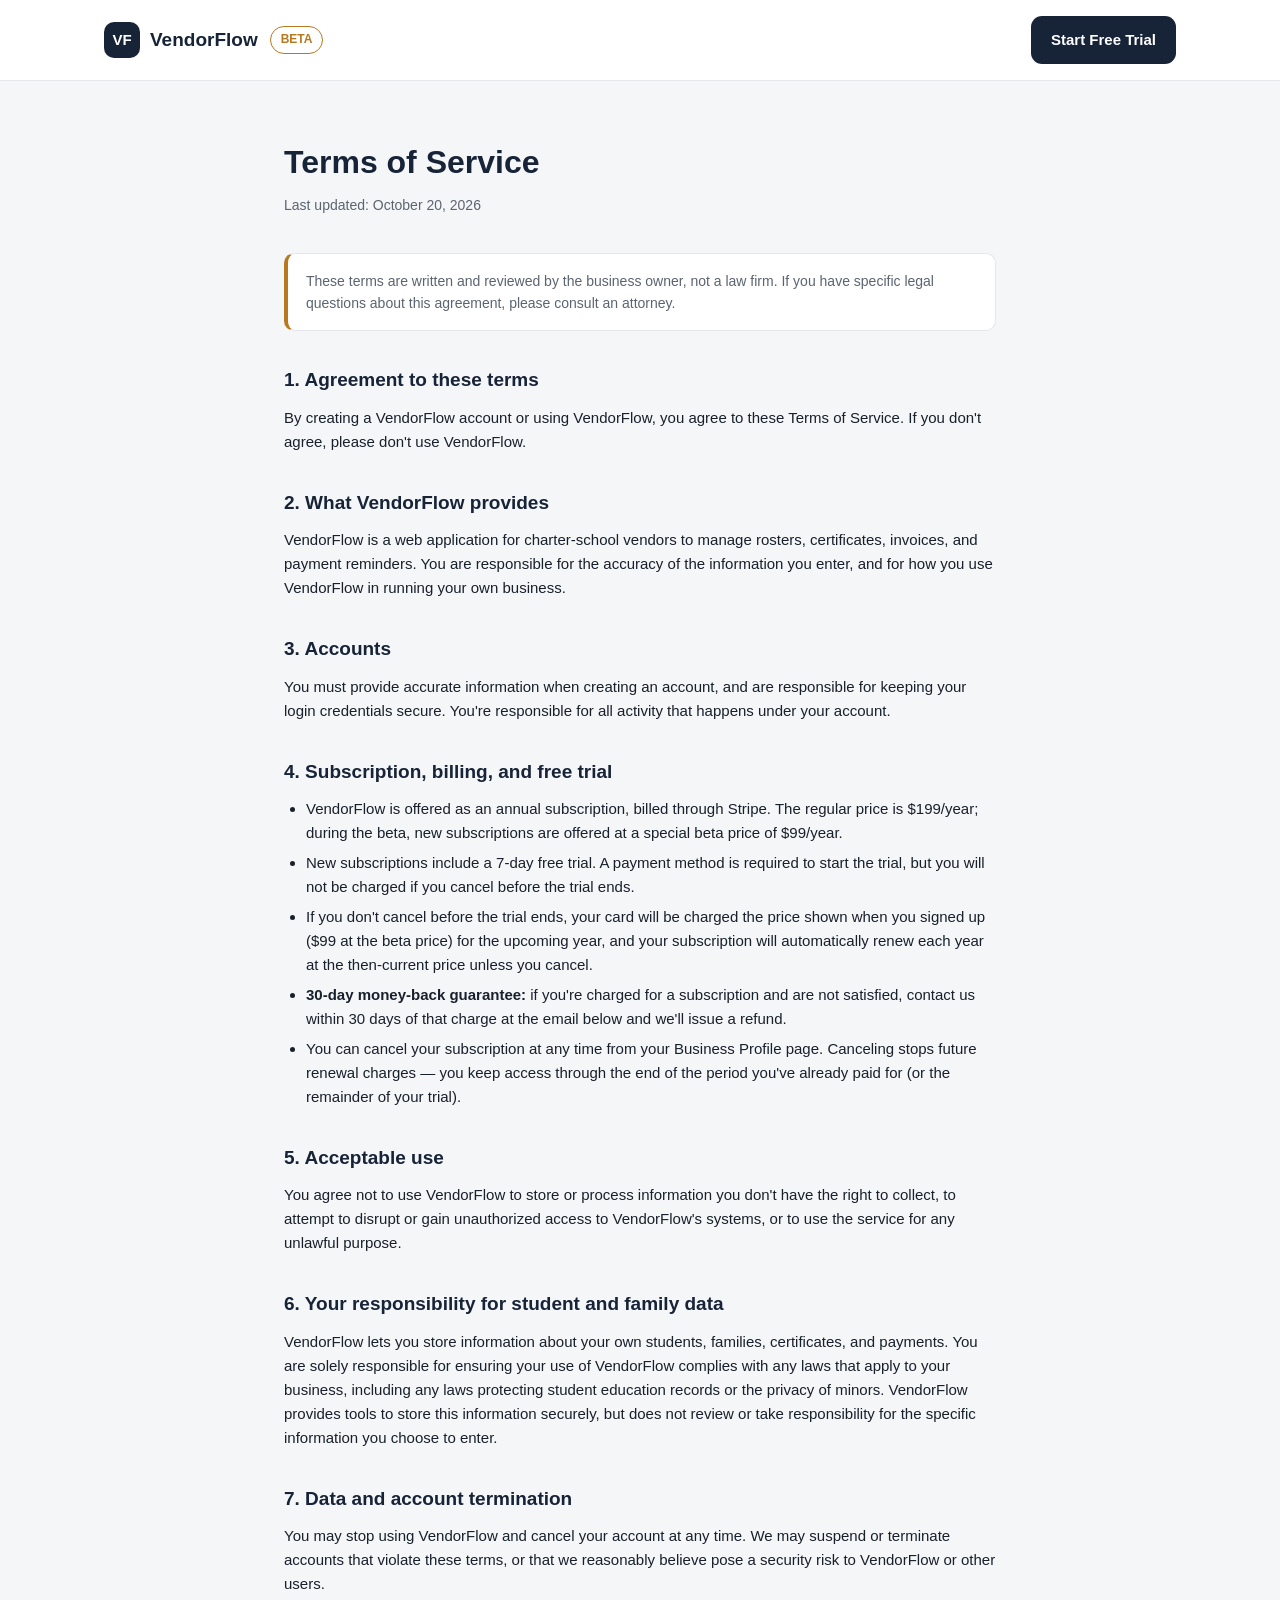
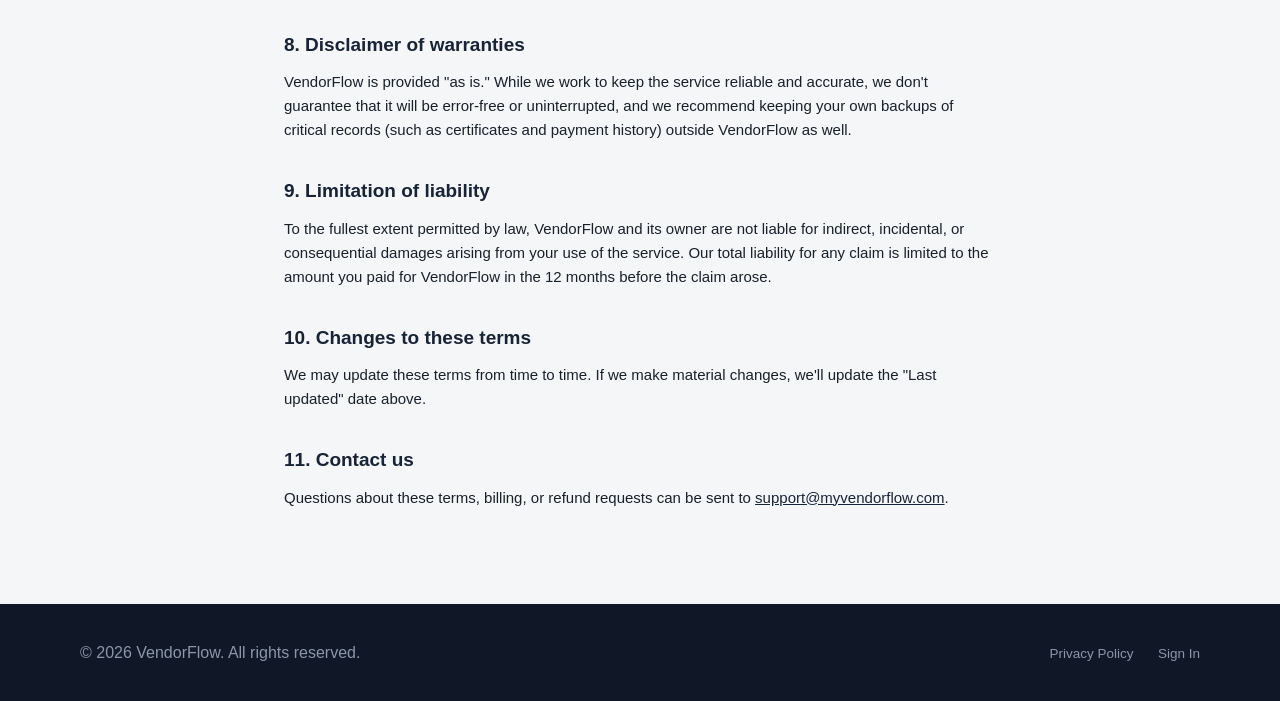
<file: terms/index.html>
<!doctype html>
<html lang="en">
<head>
<meta charset="UTF-8">
<meta name="viewport" content="width=device-width, initial-scale=1.0">
<title>VendorFlow — Terms of Service</title>
<meta name="robots" content="noindex,nofollow">
<style>
  :root{
    --navy:#172337;
    --navy-light:#1f3050;
    --ink:#18202b;
    --muted:#5b6470;
    --line:#e5e7eb;
    --bg:#f5f6f8;
    --gold:#b7791f;
    --gold-light:#f2cd8d;
    --white:#ffffff;
  }
  *{box-sizing:border-box}
  body{margin:0;font-family:Inter,Arial,sans-serif;background:var(--bg);color:var(--ink);line-height:1.6}
  a{color:var(--navy)}
  img{max-width:100%}
  .wrap{max-width:1120px;margin:0 auto;padding:0 24px}

  header.site-nav{position:sticky;top:0;z-index:100;background:var(--white);border-bottom:1px solid var(--line)}
  .nav-inner{display:flex;align-items:center;justify-content:space-between;padding:16px 24px;max-width:1120px;margin:0 auto}
  .brand{display:flex;align-items:center;gap:10px;font-weight:800;font-size:19px;color:var(--navy);text-decoration:none}
  .vf-beta-tag{font-size:12px;font-weight:700;color:var(--gold);border:1px solid var(--gold);border-radius:999px;padding:3px 10px;margin-left:2px}
  .brand .mark{width:36px;height:36px;border-radius:10px;background:var(--navy);color:#fff;display:grid;place-items:center;font-weight:800;font-size:15px}
  .btn{display:inline-block;border-radius:11px;padding:12px 20px;font-weight:700;text-decoration:none;cursor:pointer;border:0;font-size:15px}
  .btn-primary{background:var(--navy);color:#fff}
  .btn-primary:hover{background:var(--navy-light)}

  .doc{max-width:760px;margin:0 auto;padding:56px 24px 80px}
  .doc h1{font-size:32px;color:var(--navy);margin:0 0 6px}
  .doc .updated{color:var(--muted);font-size:14px;margin:0 0 36px}
  .doc h2{font-size:19px;color:var(--navy);margin:34px 0 10px}
  .doc p{color:var(--ink);font-size:15px;margin:0 0 14px}
  .doc ul{margin:0 0 14px;padding-left:22px}
  .doc li{font-size:15px;margin-bottom:6px}
  .doc .note{background:#fff;border:1px solid var(--line);border-left:4px solid var(--gold);border-radius:10px;padding:16px 18px;font-size:14px;color:var(--muted);margin:0 0 28px}

  footer{background:#101827;color:#8b96a8;padding:36px 24px}
  .footer-inner{max-width:1120px;margin:0 auto;display:flex;justify-content:space-between;flex-wrap:wrap;gap:16px;align-items:center}
  .footer-inner a{color:#8b96a8;text-decoration:none;font-size:13.5px;margin-left:20px}
  .footer-inner a:hover{color:#fff}

  @media(max-width:640px){
    .footer-inner{flex-direction:column;align-items:flex-start}
    .footer-inner a{margin-left:0;margin-right:20px}
  }
</style>
</head>
<body>

<header class="site-nav">
  <div class="nav-inner">
    <a class="brand" href="../"><span class="mark">VF</span> VendorFlow <span class="vf-beta-tag">BETA</span></a>
    <a class="btn btn-primary" href="../subscribe/">Start Free Trial</a>
  </div>
</header>

<div class="doc">
  <h1>Terms of Service</h1>
  <p class="updated">Last updated: October 20, 2026</p>

  <div class="note">
    These terms are written and reviewed by the business owner, not a law firm. If you have specific legal questions about this agreement, please consult an attorney.
  </div>

  <h2>1. Agreement to these terms</h2>
  <p>By creating a VendorFlow account or using VendorFlow, you agree to these Terms of Service. If you don't agree, please don't use VendorFlow.</p>

  <h2>2. What VendorFlow provides</h2>
  <p>VendorFlow is a web application for charter-school vendors to manage rosters, certificates, invoices, and payment reminders. You are responsible for the accuracy of the information you enter, and for how you use VendorFlow in running your own business.</p>

  <h2>3. Accounts</h2>
  <p>You must provide accurate information when creating an account, and are responsible for keeping your login credentials secure. You're responsible for all activity that happens under your account.</p>

  <h2>4. Subscription, billing, and free trial</h2>
  <ul>
    <li>VendorFlow is offered as an annual subscription, billed through Stripe. The regular price is $199/year; during the beta, new subscriptions are offered at a special beta price of $99/year.</li>
    <li>New subscriptions include a 7-day free trial. A payment method is required to start the trial, but you will not be charged if you cancel before the trial ends.</li>
    <li>If you don't cancel before the trial ends, your card will be charged the price shown when you signed up ($99 at the beta price) for the upcoming year, and your subscription will automatically renew each year at the then-current price unless you cancel.</li>
    <li><strong>30-day money-back guarantee:</strong> if you're charged for a subscription and are not satisfied, contact us within 30 days of that charge at the email below and we'll issue a refund.</li>
    <li>You can cancel your subscription at any time from your Business Profile page. Canceling stops future renewal charges — you keep access through the end of the period you've already paid for (or the remainder of your trial).</li>
  </ul>

  <h2>5. Acceptable use</h2>
  <p>You agree not to use VendorFlow to store or process information you don't have the right to collect, to attempt to disrupt or gain unauthorized access to VendorFlow's systems, or to use the service for any unlawful purpose.</p>

  <h2>6. Your responsibility for student and family data</h2>
  <p>VendorFlow lets you store information about your own students, families, certificates, and payments. You are solely responsible for ensuring your use of VendorFlow complies with any laws that apply to your business, including any laws protecting student education records or the privacy of minors. VendorFlow provides tools to store this information securely, but does not review or take responsibility for the specific information you choose to enter.</p>

  <h2>7. Data and account termination</h2>
  <p>You may stop using VendorFlow and cancel your account at any time. We may suspend or terminate accounts that violate these terms, or that we reasonably believe pose a security risk to VendorFlow or other users.</p>

  <h2>8. Disclaimer of warranties</h2>
  <p>VendorFlow is provided "as is." While we work to keep the service reliable and accurate, we don't guarantee that it will be error-free or uninterrupted, and we recommend keeping your own backups of critical records (such as certificates and payment history) outside VendorFlow as well.</p>

  <h2>9. Limitation of liability</h2>
  <p>To the fullest extent permitted by law, VendorFlow and its owner are not liable for indirect, incidental, or consequential damages arising from your use of the service. Our total liability for any claim is limited to the amount you paid for VendorFlow in the 12 months before the claim arose.</p>

  <h2>10. Changes to these terms</h2>
  <p>We may update these terms from time to time. If we make material changes, we'll update the "Last updated" date above.</p>

  <h2>11. Contact us</h2>
  <p>Questions about these terms, billing, or refund requests can be sent to <a href="mailto:support@myvendorflow.com">support@myvendorflow.com</a>.</p>
</div>

<footer>
  <div class="footer-inner">
    <span>© 2026 VendorFlow. All rights reserved.</span>
    <div>
      <a href="../privacy/">Privacy Policy</a>
      <a href="https://app.myvendorflow.com/">Sign In</a>
    </div>
  </div>
</footer>

</body>
</html>
</file>
